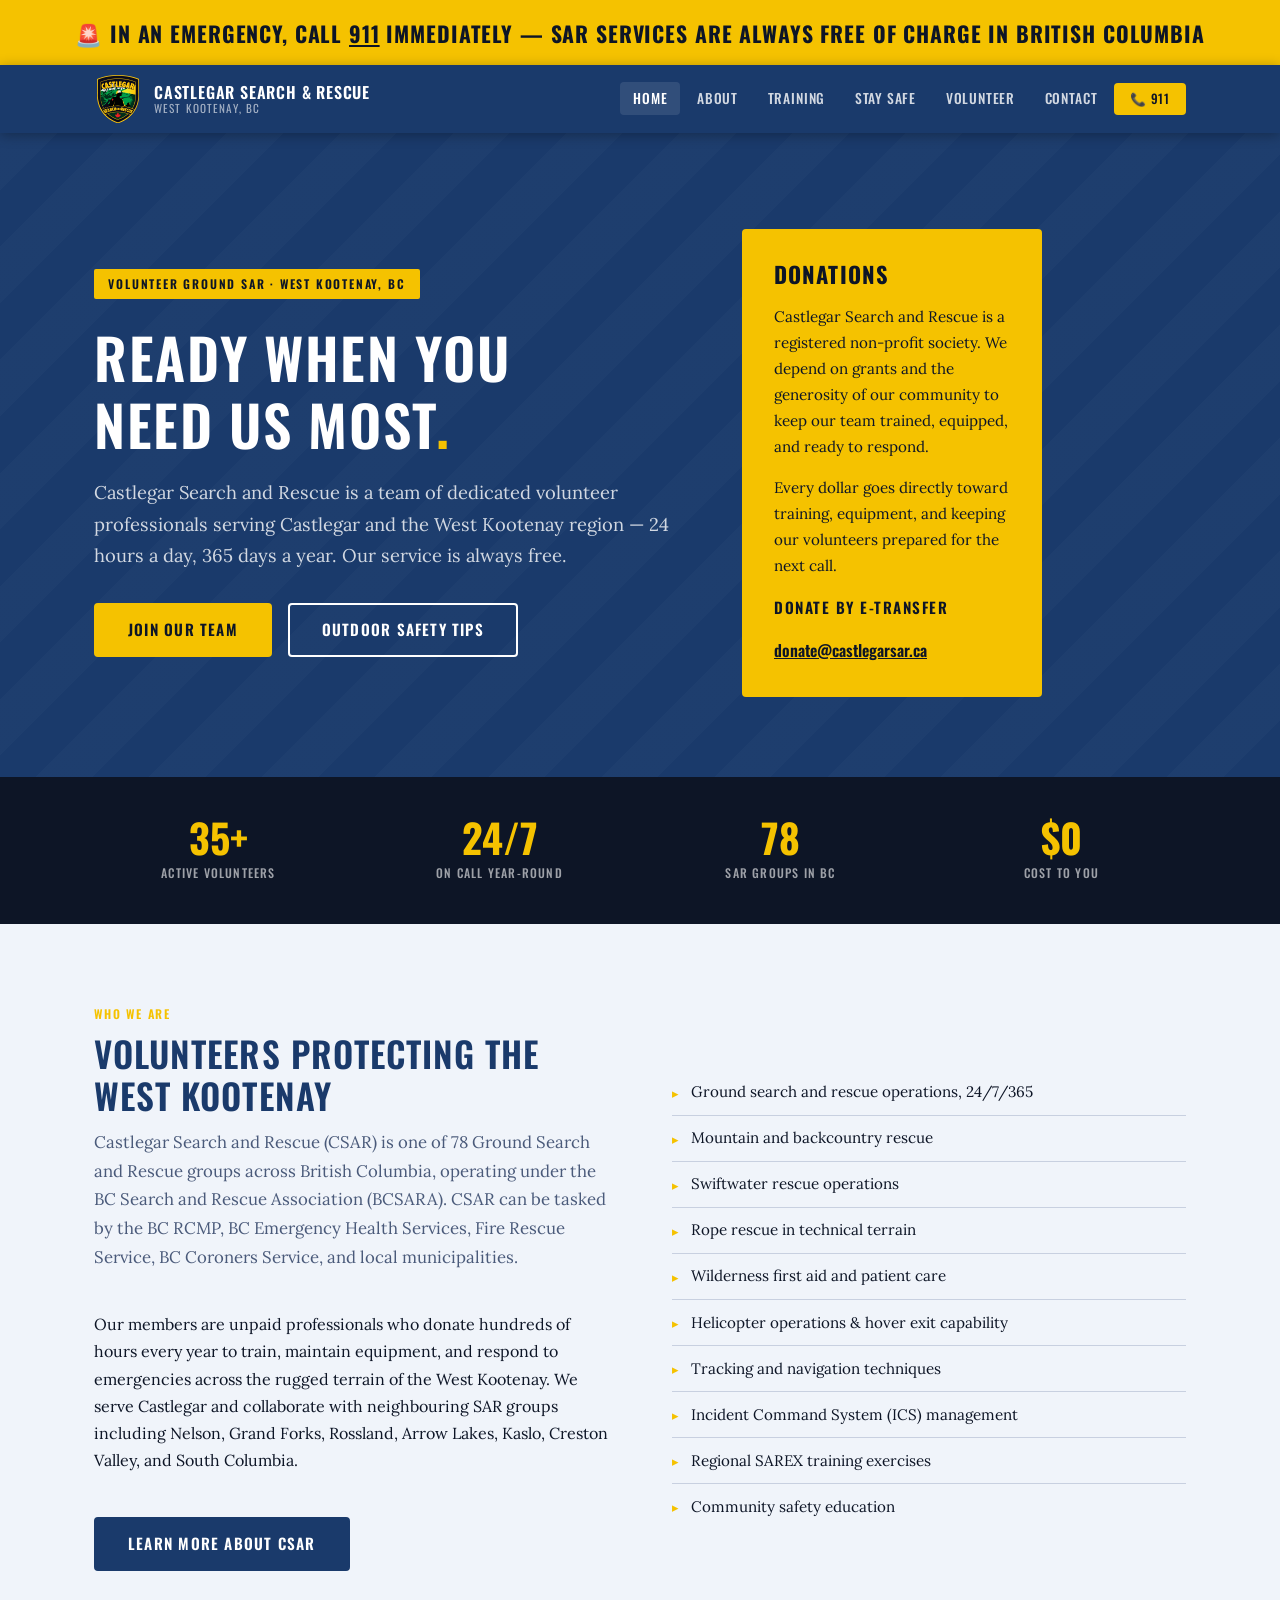
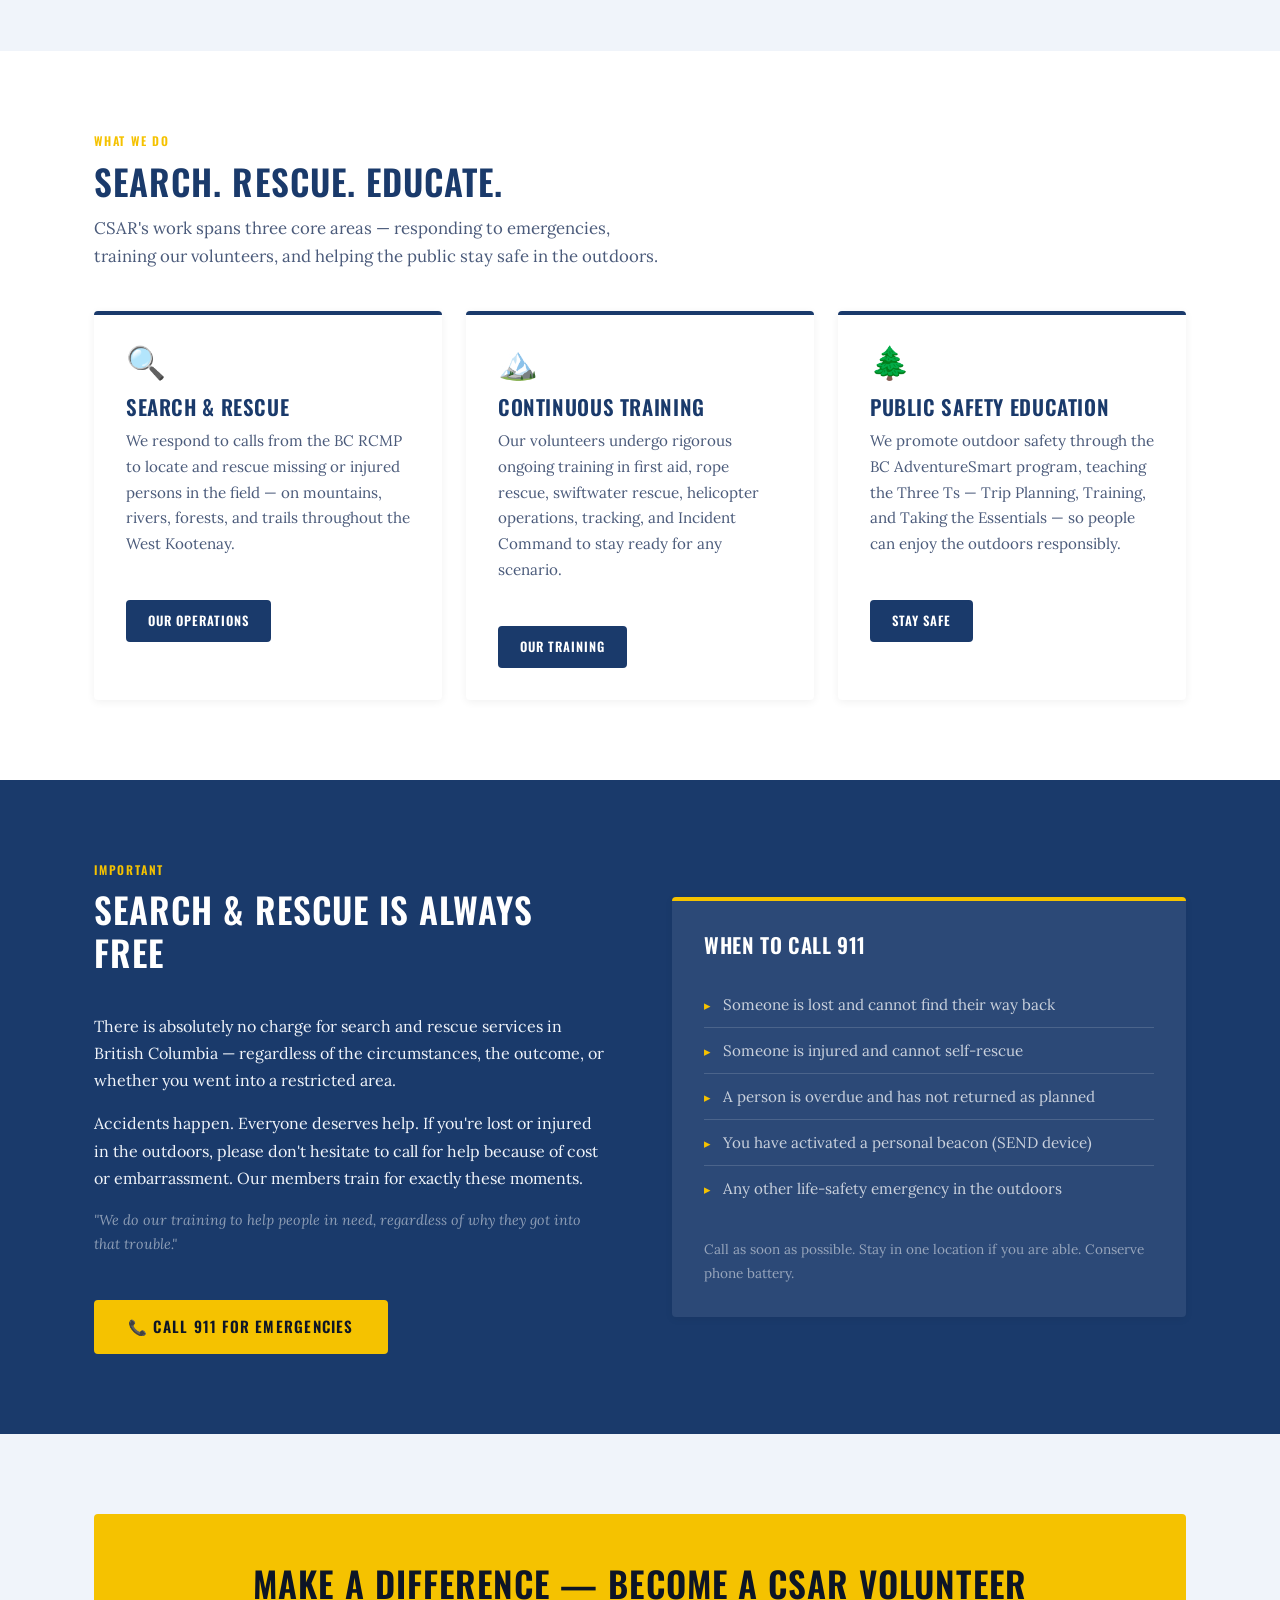
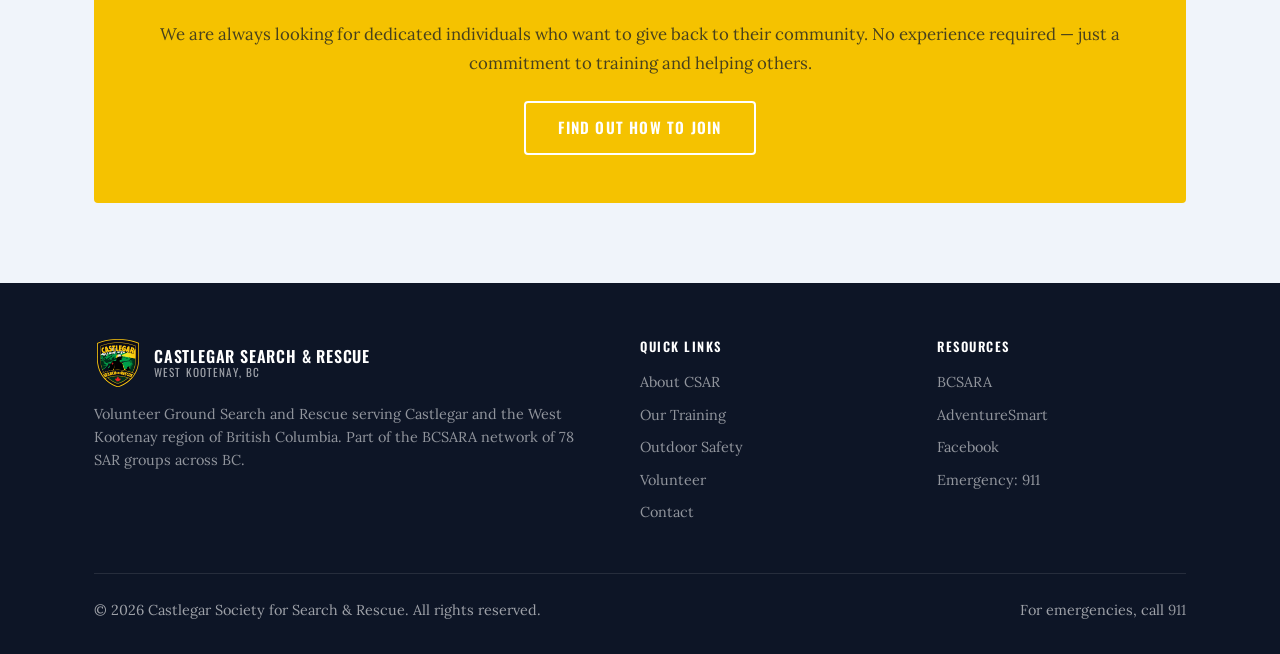
<file: www/index.html>
<!DOCTYPE html>
<html lang="en">
<head>
  <meta charset="UTF-8" />
  <meta name="viewport" content="width=device-width, initial-scale=1.0" />
  <link rel="icon" type="image/svg+xml" href="favicon.svg">
  <title>Castlegar Search and Rescue | West Kootenay, BC</title>
  <meta name="description" content="Castlegar Search and Rescue (CSAR) is a volunteer Ground Search and Rescue group proudly serving the West Kootenay region of British Columbia. Call 911 in an emergency." />
  <link rel="canonical" href="https://castlegarsar.ca/" />
  <meta property="og:type" content="website" />
  <meta property="og:site_name" content="Castlegar Search and Rescue" />
  <meta property="og:url" content="https://castlegarsar.ca/" />
  <meta property="og:title" content="Castlegar Search and Rescue | West Kootenay, BC" />
  <meta property="og:description" content="Castlegar Search and Rescue (CSAR) is a volunteer Ground Search and Rescue group proudly serving the West Kootenay region of British Columbia. Call 911 in an emergency." />
  <link rel="stylesheet" href="css/style.css" />
  <style>
    .fade-in { opacity: 0; transform: translateY(16px); transition: opacity 0.5s ease, transform 0.5s ease; }
    .fade-in.visible { opacity: 1; transform: none; }
  </style>
</head>
<body>

  <!-- Emergency Banner -->
  <div class="emergency-banner">
    🚨 In an emergency, call <a href="tel:911">911</a> immediately — SAR services are always <strong>free of charge</strong> in British Columbia
  </div>

  <!-- Header / Navigation -->
  <header class="site-header">
    <div class="container nav-inner">
      <a href="index.html" class="nav-logo">
        <img src="images/CSARLOGO.png" alt="Castlegar SAR Logo" class="nav-logo-icon">
        <div class="nav-logo-text">
          Castlegar Search &amp; Rescue
          <span>West Kootenay, BC</span>
        </div>
      </a>
      <button class="nav-toggle" aria-label="Toggle navigation" aria-expanded="false">
        <span></span><span></span><span></span>
      </button>
      <ul class="nav-links">
        <li><a href="index.html" class="active">Home</a></li>
        <li><a href="pages/about.html">About</a></li>
        <li><a href="pages/training.html">Training</a></li>
        <li><a href="pages/safety.html">Stay Safe</a></li>
        <li><a href="pages/volunteer.html">Volunteer</a></li>
        <li><a href="pages/contact.html">Contact</a></li>
        <li><a href="tel:911" class="btn--emergency">📞 911</a></li>
      </ul>
    </div>
  </header>

  <main>

    <!-- Hero -->
    <section class="hero">
      <div class="container hero-container">
        <div class="hero-inner">
          <span class="hero-badge">Volunteer Ground SAR · West Kootenay, BC</span>
          <h1>Ready When You<br>Need Us Most<span>.</span></h1>
          <p class="hero-lead">
            Castlegar Search and Rescue is a team of dedicated volunteer professionals serving Castlegar and the West Kootenay region — 24 hours a day, 365 days a year. Our service is always free.
          </p>
          <div class="hero-actions">
            <a href="pages/volunteer.html" class="btn btn--primary">Join Our Team</a>
            <a href="pages/safety.html" class="btn btn--outline">Outdoor Safety Tips</a>
          </div>
        </div>
        <div class="donations-block">
          <h3>Donations</h3>
          <p>Castlegar Search and Rescue is a registered non-profit society. We depend on grants and the generosity of our community to keep our team trained, equipped, and ready to respond.</p>
          <p>Every dollar goes directly toward training, equipment, and keeping our volunteers prepared for the next call.</p>
          <p class="donate-label">Donate by e-Transfer</p>
          <a href="mailto:donate@castlegarsar.ca" class="donate-email">donate@castlegarsar.ca</a>
        </div>
      </div>
    </section>

    <!-- Stats Bar -->
    <div class="stats-bar">
      <div class="container">
        <div class="stats-grid">
          <div>
            <div class="stat-number">35+</div>
            <div class="stat-label">Active Volunteers</div>
          </div>
          <div>
            <div class="stat-number">24/7</div>
            <div class="stat-label">On Call Year-Round</div>
          </div>
          <div>
            <div class="stat-number">78</div>
            <div class="stat-label">SAR Groups in BC</div>
          </div>
          <div>
            <div class="stat-number">$0</div>
            <div class="stat-label">Cost to You</div>
          </div>
        </div>
      </div>
    </div>

    <!-- About Intro -->
    <section class="section">
      <div class="container">
        <div class="two-col">
          <div>
            <div class="section-header">
              <span class="eyebrow">Who We Are</span>
              <h2>Volunteers Protecting the West Kootenay</h2>
              <p>
                Castlegar Search and Rescue (CSAR) is one of 78 Ground Search and Rescue groups across British Columbia, operating under the BC Search and Rescue Association (BCSARA). CSAR can be tasked by the BC RCMP, BC Emergency Health Services, Fire Rescue Service, BC Coroners Service, and local municipalities.
              </p>
            </div>
            <p>
              Our members are unpaid professionals who donate hundreds of hours every year to train, maintain equipment, and respond to emergencies across the rugged terrain of the West Kootenay. We serve Castlegar and collaborate with neighbouring SAR groups including Nelson, Grand Forks, Rossland, Arrow Lakes, Kaslo, Creston Valley, and South Columbia.
            </p>
            <br>
            <a href="pages/about.html" class="btn btn--dark">Learn More About CSAR</a>
          </div>
          <div>
            <ul class="info-list">
              <li>Ground search and rescue operations, 24/7/365</li>
              <li>Mountain and backcountry rescue</li>
              <li>Swiftwater rescue operations</li>
              <li>Rope rescue in technical terrain</li>
              <li>Wilderness first aid and patient care</li>
              <li>Helicopter operations &amp; hover exit capability</li>
              <li>Tracking and navigation techniques</li>
              <li>Incident Command System (ICS) management</li>
              <li>Regional SAREX training exercises</li>
              <li>Community safety education</li>
            </ul>
          </div>
        </div>
      </div>
    </section>

    <!-- Three Pillars -->
    <section class="section section--alt">
      <div class="container">
        <div class="section-header">
          <span class="eyebrow">What We Do</span>
          <h2>Search. Rescue. Educate.</h2>
          <p>CSAR's work spans three core areas — responding to emergencies, training our volunteers, and helping the public stay safe in the outdoors.</p>
        </div>
        <div class="cards-grid">
          <div class="card">
            <div class="card-icon">🔍</div>
            <h3>Search &amp; Rescue</h3>
            <p>We respond to calls from the BC RCMP to locate and rescue missing or injured persons in the field — on mountains, rivers, forests, and trails throughout the West Kootenay.</p>
            <br>
            <a href="pages/about.html" class="btn btn--dark" style="font-size:0.8rem;padding:0.5rem 1.25rem;">Our Operations</a>
          </div>
          <div class="card">
            <div class="card-icon">🏔️</div>
            <h3>Continuous Training</h3>
            <p>Our volunteers undergo rigorous ongoing training in first aid, rope rescue, swiftwater rescue, helicopter operations, tracking, and Incident Command to stay ready for any scenario.</p>
            <br>
            <a href="pages/training.html" class="btn btn--dark" style="font-size:0.8rem;padding:0.5rem 1.25rem;">Our Training</a>
          </div>
          <div class="card">
            <div class="card-icon">🌲</div>
            <h3>Public Safety Education</h3>
            <p>We promote outdoor safety through the BC AdventureSmart program, teaching the Three Ts — Trip Planning, Training, and Taking the Essentials — so people can enjoy the outdoors responsibly.</p>
            <br>
            <a href="pages/safety.html" class="btn btn--dark" style="font-size:0.8rem;padding:0.5rem 1.25rem;">Stay Safe</a>
          </div>
        </div>
      </div>
    </section>

    <!-- No Charge Section -->
    <section class="section section--dark">
      <div class="container">
        <div class="two-col">
          <div>
            <div class="section-header">
              <span class="eyebrow">Important</span>
              <h2>Search &amp; Rescue is Always Free</h2>
            </div>
            <p>
              There is absolutely no charge for search and rescue services in British Columbia — regardless of the circumstances, the outcome, or whether you went into a restricted area.
            </p>
            <p>
              Accidents happen. Everyone deserves help. If you're lost or injured in the outdoors, please don't hesitate to call for help because of cost or embarrassment. Our members train for exactly these moments.
            </p>
            <p style="color:rgba(255,255,255,0.5);font-size:0.9rem;font-style:italic;">
              "We do our training to help people in need, regardless of why they got into that trouble."
            </p>
            <br>
            <a href="tel:911" class="btn btn--primary">📞 Call 911 for Emergencies</a>
          </div>
          <div>
            <div class="card" style="background:rgba(255,255,255,0.08);border-color:var(--color-accent);padding:2rem;">
              <h3 style="color:#fff;margin-bottom:1.5rem;">When to Call 911</h3>
              <ul class="info-list" style="color:rgba(255,255,255,0.75);">
                <li style="border-color:rgba(255,255,255,0.15)">Someone is lost and cannot find their way back</li>
                <li style="border-color:rgba(255,255,255,0.15)">Someone is injured and cannot self-rescue</li>
                <li style="border-color:rgba(255,255,255,0.15)">A person is overdue and has not returned as planned</li>
                <li style="border-color:rgba(255,255,255,0.15)">You have activated a personal beacon (SEND device)</li>
                <li style="border-color:rgba(255,255,255,0.15)">Any other life-safety emergency in the outdoors</li>
              </ul>
              <br>
              <p style="color:rgba(255,255,255,0.5);font-size:0.85rem;">
                Call as soon as possible. Stay in one location if you are able. Conserve phone battery.
              </p>
            </div>
          </div>
        </div>
      </div>
    </section>

    <!-- Volunteer CTA -->
    <section class="section">
      <div class="container">
        <div class="cta-block">
          <h2>Make a Difference — Become a CSAR Volunteer</h2>
          <p>
            We are always looking for dedicated individuals who want to give back to their community. No experience required — just a commitment to training and helping others.
          </p>
          <a href="pages/volunteer.html" class="btn btn--outline">Find Out How to Join</a>
        </div>
      </div>
    </section>

  </main>

  <!-- Footer -->
  <footer class="site-footer">
    <div class="container">
      <div class="footer-grid">
        <div class="footer-brand">
          <a href="index.html" class="nav-logo" style="margin-bottom:1rem;">
            <img src="images/CSARLOGO.png" alt="Castlegar SAR Logo" class="nav-logo-icon">
            <div class="nav-logo-text" style="color:#fff;">
              Castlegar Search &amp; Rescue
              <span>West Kootenay, BC</span>
            </div>
          </a>
          <p>Volunteer Ground Search and Rescue serving Castlegar and the West Kootenay region of British Columbia. Part of the BCSARA network of 78 SAR groups across BC.</p>
        </div>
        <div class="footer-col">
          <h4>Quick Links</h4>
          <ul>
            <li><a href="pages/about.html">About CSAR</a></li>
            <li><a href="pages/training.html">Our Training</a></li>
            <li><a href="pages/safety.html">Outdoor Safety</a></li>
            <li><a href="pages/volunteer.html">Volunteer</a></li>
            <li><a href="pages/contact.html">Contact</a></li>
          </ul>
        </div>
        <div class="footer-col">
          <h4>Resources</h4>
          <ul>
            <li><a href="https://bcsara.com" target="_blank" rel="noopener">BCSARA</a></li>
            <li><a href="https://www.adventuresmart.ca" target="_blank" rel="noopener">AdventureSmart</a></li>
            <li><a href="https://www.facebook.com/CastlegarSAR" target="_blank" rel="noopener">Facebook</a></li>
            <li><a href="tel:911">Emergency: 911</a></li>
          </ul>
        </div>
      </div>
      <div class="footer-bottom">
        <span>© 2026 Castlegar Society for Search &amp; Rescue. All rights reserved.</span>
        <span>For emergencies, call <a href="tel:911">911</a></span>
      </div>
    </div>
  </footer>

  <script src="js/main.js"></script>
</body>
</html>
</file>
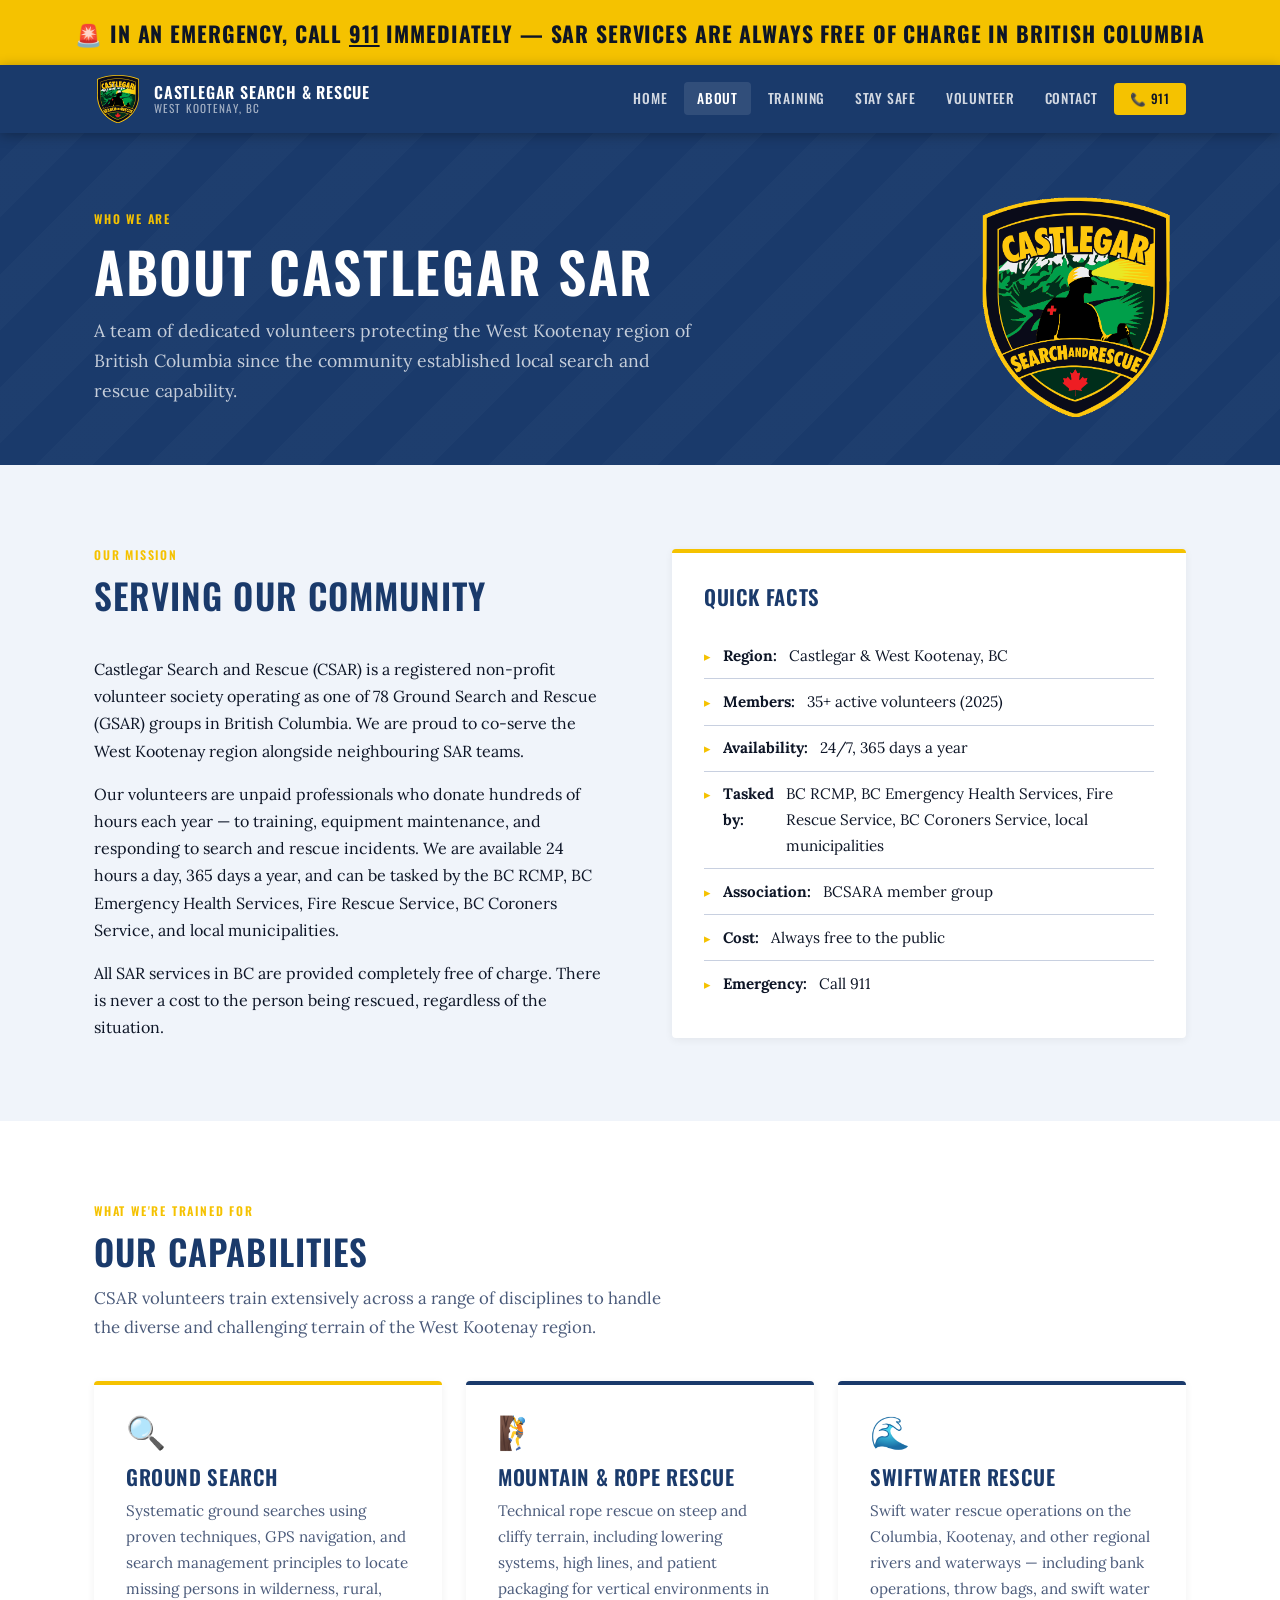
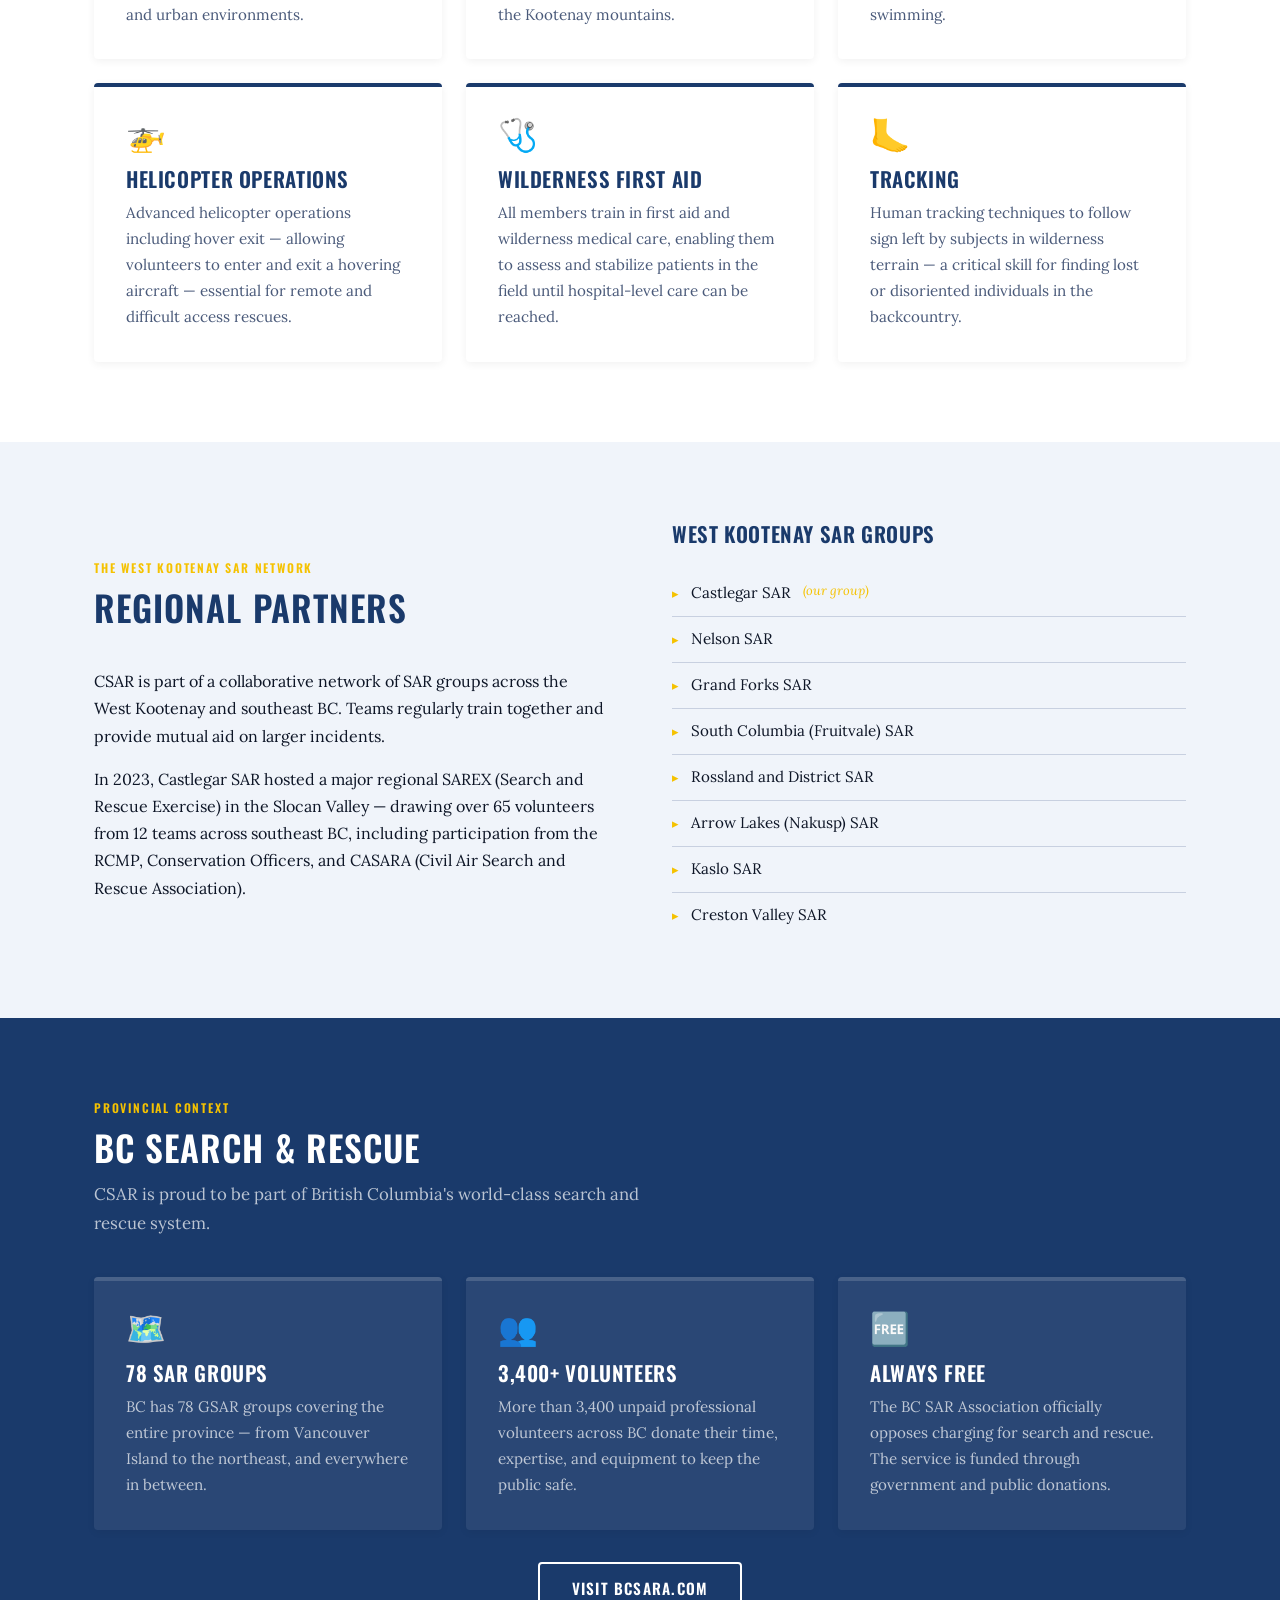
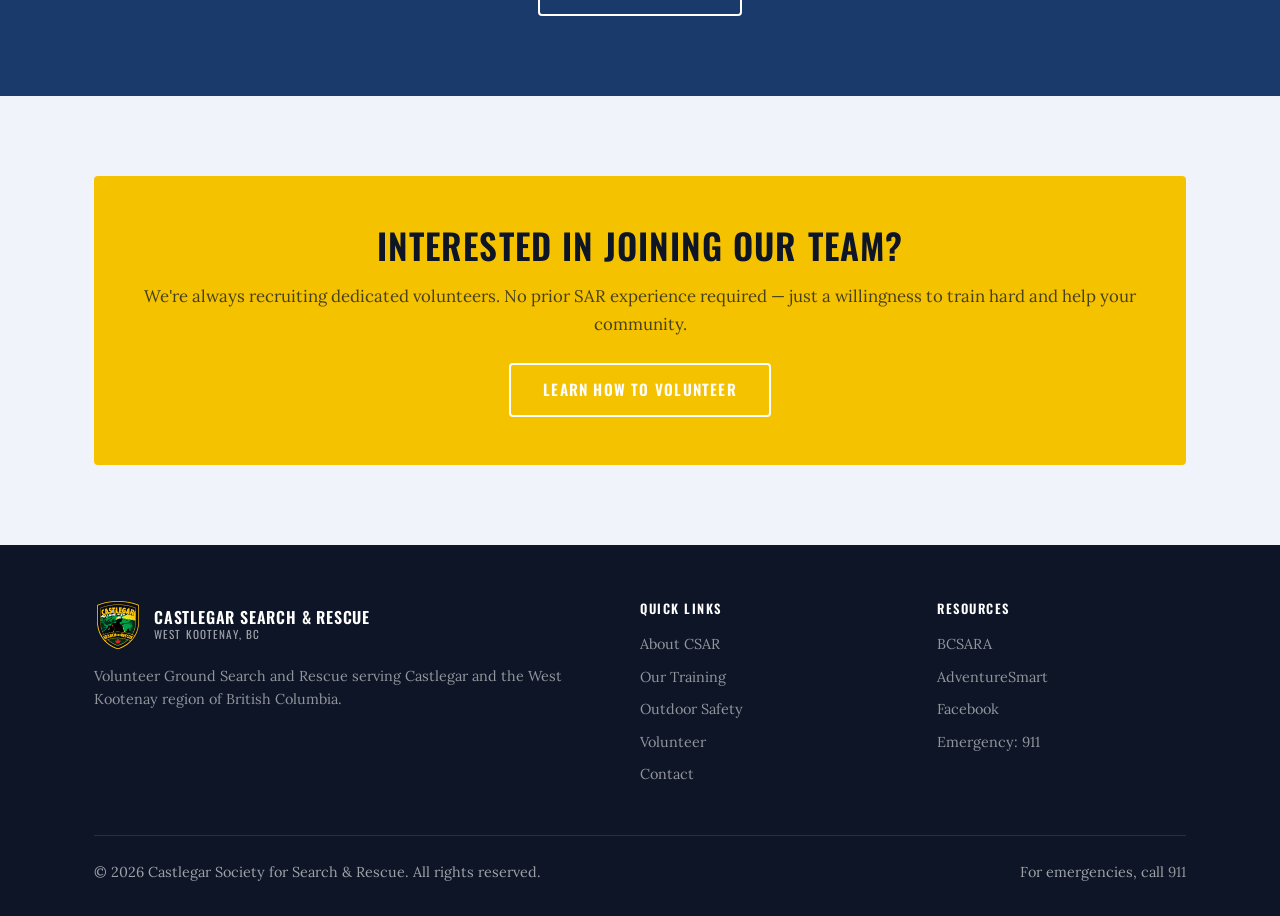
<file: www/pages/about.html>
<!DOCTYPE html>
<html lang="en">
<head>
  <meta charset="UTF-8" />
  <meta name="viewport" content="width=device-width, initial-scale=1.0" />
  <link rel="icon" type="image/svg+xml" href="../favicon.svg">
  <title>About Us | Castlegar Search and Rescue</title>
  <meta name="description" content="Learn about Castlegar Search and Rescue — our mission, history, capabilities, and the West Kootenay region we serve." />
  <link rel="canonical" href="https://castlegarsar.ca/pages/about.html" />
  <meta property="og:type" content="website" />
  <meta property="og:site_name" content="Castlegar Search and Rescue" />
  <meta property="og:url" content="https://castlegarsar.ca/pages/about.html" />
  <meta property="og:title" content="About Us | Castlegar Search and Rescue" />
  <meta property="og:description" content="Learn about Castlegar Search and Rescue — our mission, history, capabilities, and the West Kootenay region we serve." />
  <link rel="stylesheet" href="../css/style.css" />
  <style>
    .fade-in { opacity: 0; transform: translateY(16px); transition: opacity 0.5s ease, transform 0.5s ease; }
    .fade-in.visible { opacity: 1; transform: none; }
  </style>
</head>
<body>

  <div class="emergency-banner">
    🚨 In an emergency, call <a href="tel:911">911</a> immediately — SAR services are always <strong>free of charge</strong> in British Columbia
  </div>

  <header class="site-header">
    <div class="container nav-inner">
      <a href="../index.html" class="nav-logo">
        <img src="../images/CSARLOGO.png" alt="Castlegar SAR Logo" class="nav-logo-icon">
        <div class="nav-logo-text">
          Castlegar Search &amp; Rescue
          <span>West Kootenay, BC</span>
        </div>
      </a>
      <button class="nav-toggle" aria-label="Toggle navigation" aria-expanded="false">
        <span></span><span></span><span></span>
      </button>
      <ul class="nav-links">
        <li><a href="../index.html">Home</a></li>
        <li><a href="about.html" class="active">About</a></li>
        <li><a href="training.html">Training</a></li>
        <li><a href="safety.html">Stay Safe</a></li>
        <li><a href="volunteer.html">Volunteer</a></li>
        <li><a href="contact.html">Contact</a></li>
        <li><a href="tel:911" class="btn--emergency">📞 911</a></li>
      </ul>
    </div>
  </header>

  <main>

    <div class="page-hero">
      <div class="container page-hero-split">
        <div>
          <span class="eyebrow">Who We Are</span>
          <h1>About Castlegar SAR</h1>
          <p>A team of dedicated volunteers protecting the West Kootenay region of British Columbia since the community established local search and rescue capability.</p>
        </div>
        <img src="../images/CSARLOGO.png" alt="Castlegar Search and Rescue Logo" class="page-hero-logo">
      </div>
    </div>

    <!-- Mission -->
    <section class="section">
      <div class="container">
        <div class="two-col">
          <div>
            <div class="section-header">
              <span class="eyebrow">Our Mission</span>
              <h2>Serving Our Community</h2>
            </div>
            <p>
              Castlegar Search and Rescue (CSAR) is a registered non-profit volunteer society operating as one of 78 Ground Search and Rescue (GSAR) groups in British Columbia. We are proud to co-serve the West Kootenay region alongside neighbouring SAR teams.
            </p>
            <p>
              Our volunteers are unpaid professionals who donate hundreds of hours each year — to training, equipment maintenance, and responding to search and rescue incidents. We are available 24 hours a day, 365 days a year, and can be tasked by the BC RCMP, BC Emergency Health Services, Fire Rescue Service, BC Coroners Service, and local municipalities.
            </p>
            <p>
              All SAR services in BC are provided completely free of charge. There is never a cost to the person being rescued, regardless of the situation.
            </p>
          </div>
          <div>
            <div class="card" style="border-top-color:var(--color-accent);">
              <h3 style="color:var(--color-primary);margin-bottom:1.25rem;">Quick Facts</h3>
              <ul class="info-list">
                <li><strong>Region:</strong> Castlegar &amp; West Kootenay, BC</li>
                <li><strong>Members:</strong> 35+ active volunteers (2025)</li>
                <li><strong>Availability:</strong> 24/7, 365 days a year</li>
                <li><strong>Tasked by:</strong> BC RCMP, BC Emergency Health Services, Fire Rescue Service, BC Coroners Service, local municipalities</li>
                <li><strong>Association:</strong> BCSARA member group</li>
                <li><strong>Cost:</strong> Always free to the public</li>
                <li><strong>Emergency:</strong> Call 911</li>
              </ul>
            </div>
          </div>
        </div>
      </div>
    </section>

    <!-- Capabilities -->
    <section class="section section--alt">
      <div class="container">
        <div class="section-header">
          <span class="eyebrow">What We're Trained For</span>
          <h2>Our Capabilities</h2>
          <p>CSAR volunteers train extensively across a range of disciplines to handle the diverse and challenging terrain of the West Kootenay region.</p>
        </div>
        <div class="cards-grid">
          <div class="card card--accent">
            <div class="card-icon">🔍</div>
            <h3>Ground Search</h3>
            <p>Systematic ground searches using proven techniques, GPS navigation, and search management principles to locate missing persons in wilderness, rural, and urban environments.</p>
          </div>
          <div class="card">
            <div class="card-icon">🧗</div>
            <h3>Mountain &amp; Rope Rescue</h3>
            <p>Technical rope rescue on steep and cliffy terrain, including lowering systems, high lines, and patient packaging for vertical environments in the Kootenay mountains.</p>
          </div>
          <div class="card">
            <div class="card-icon">🌊</div>
            <h3>Swiftwater Rescue</h3>
            <p>Swift water rescue operations on the Columbia, Kootenay, and other regional rivers and waterways — including bank operations, throw bags, and swift water swimming.</p>
          </div>
          <div class="card">
            <div class="card-icon">🚁</div>
            <h3>Helicopter Operations</h3>
            <p>Advanced helicopter operations including hover exit — allowing volunteers to enter and exit a hovering aircraft — essential for remote and difficult access rescues.</p>
          </div>
          <div class="card">
            <div class="card-icon">🩺</div>
            <h3>Wilderness First Aid</h3>
            <p>All members train in first aid and wilderness medical care, enabling them to assess and stabilize patients in the field until hospital-level care can be reached.</p>
          </div>
          <div class="card">
            <div class="card-icon">🦶</div>
            <h3>Tracking</h3>
            <p>Human tracking techniques to follow sign left by subjects in wilderness terrain — a critical skill for finding lost or disoriented individuals in the backcountry.</p>
          </div>
        </div>
      </div>
    </section>

    <!-- Regional Partners -->
    <section class="section">
      <div class="container">
        <div class="two-col">
          <div>
            <div class="section-header">
              <span class="eyebrow">The West Kootenay SAR Network</span>
              <h2>Regional Partners</h2>
            </div>
            <p>
              CSAR is part of a collaborative network of SAR groups across the West Kootenay and southeast BC. Teams regularly train together and provide mutual aid on larger incidents.
            </p>
            <p>
              In 2023, Castlegar SAR hosted a major regional SAREX (Search and Rescue Exercise) in the Slocan Valley — drawing over 65 volunteers from 12 teams across southeast BC, including participation from the RCMP, Conservation Officers, and CASARA (Civil Air Search and Rescue Association).
            </p>
          </div>
          <div>
            <h3 style="color:var(--color-primary);margin-bottom:1rem;font-family:'Oswald',sans-serif;letter-spacing:0.03em;text-transform:uppercase;">West Kootenay SAR Groups</h3>
            <ul class="info-list">
              <li>Castlegar SAR <em style="color:var(--color-accent);font-size:0.8rem;">(our group)</em></li>
              <li>Nelson SAR</li>
              <li>Grand Forks SAR</li>
              <li>South Columbia (Fruitvale) SAR</li>
              <li>Rossland and District SAR</li>
              <li>Arrow Lakes (Nakusp) SAR</li>
              <li>Kaslo SAR</li>
              <li>Creston Valley SAR</li>
            </ul>
          </div>
        </div>
      </div>
    </section>

    <!-- BCSARA Context -->
    <section class="section section--dark">
      <div class="container">
        <div class="section-header">
          <span class="eyebrow">Provincial Context</span>
          <h2>BC Search &amp; Rescue</h2>
          <p>CSAR is proud to be part of British Columbia's world-class search and rescue system.</p>
        </div>
        <div class="cards-grid" style="margin-top:2rem;">
          <div class="card" style="background:rgba(255,255,255,0.07);border-color:rgba(255,255,255,0.15);color:#fff;">
            <div class="card-icon">🗺️</div>
            <h3 style="color:#fff;">78 SAR Groups</h3>
            <p style="color:rgba(255,255,255,0.7);">BC has 78 GSAR groups covering the entire province — from Vancouver Island to the northeast, and everywhere in between.</p>
          </div>
          <div class="card" style="background:rgba(255,255,255,0.07);border-color:rgba(255,255,255,0.15);color:#fff;">
            <div class="card-icon">👥</div>
            <h3 style="color:#fff;">3,400+ Volunteers</h3>
            <p style="color:rgba(255,255,255,0.7);">More than 3,400 unpaid professional volunteers across BC donate their time, expertise, and equipment to keep the public safe.</p>
          </div>
          <div class="card" style="background:rgba(255,255,255,0.07);border-color:rgba(255,255,255,0.15);color:#fff;">
            <div class="card-icon">🆓</div>
            <h3 style="color:#fff;">Always Free</h3>
            <p style="color:rgba(255,255,255,0.7);">The BC SAR Association officially opposes charging for search and rescue. The service is funded through government and public donations.</p>
          </div>
        </div>
        <div style="margin-top:2rem;text-align:center;">
          <a href="https://bcsara.com" target="_blank" rel="noopener" class="btn btn--outline">Visit BCSARA.com</a>
        </div>
      </div>
    </section>

    <!-- CTA -->
    <section class="section">
      <div class="container">
        <div class="cta-block">
          <h2>Interested in Joining Our Team?</h2>
          <p>We're always recruiting dedicated volunteers. No prior SAR experience required — just a willingness to train hard and help your community.</p>
          <a href="volunteer.html" class="btn btn--outline">Learn How to Volunteer</a>
        </div>
      </div>
    </section>

  </main>

  <footer class="site-footer">
    <div class="container">
      <div class="footer-grid">
        <div class="footer-brand">
          <a href="../index.html" class="nav-logo" style="margin-bottom:1rem;">
            <img src="../images/CSARLOGO.png" alt="Castlegar SAR Logo" class="nav-logo-icon">
            <div class="nav-logo-text" style="color:#fff;">
              Castlegar Search &amp; Rescue
              <span>West Kootenay, BC</span>
            </div>
          </a>
          <p>Volunteer Ground Search and Rescue serving Castlegar and the West Kootenay region of British Columbia.</p>
        </div>
        <div class="footer-col">
          <h4>Quick Links</h4>
          <ul>
            <li><a href="about.html">About CSAR</a></li>
            <li><a href="training.html">Our Training</a></li>
            <li><a href="safety.html">Outdoor Safety</a></li>
            <li><a href="volunteer.html">Volunteer</a></li>
            <li><a href="contact.html">Contact</a></li>
          </ul>
        </div>
        <div class="footer-col">
          <h4>Resources</h4>
          <ul>
            <li><a href="https://bcsara.com" target="_blank" rel="noopener">BCSARA</a></li>
            <li><a href="https://www.adventuresmart.ca" target="_blank" rel="noopener">AdventureSmart</a></li>
            <li><a href="https://www.facebook.com/CastlegarSAR" target="_blank" rel="noopener">Facebook</a></li>
            <li><a href="tel:911">Emergency: 911</a></li>
          </ul>
        </div>
      </div>
      <div class="footer-bottom">
        <span>© 2026 Castlegar Society for Search &amp; Rescue. All rights reserved.</span>
        <span>For emergencies, call <a href="tel:911">911</a></span>
      </div>
    </div>
  </footer>

  <script src="../js/main.js"></script>
</body>
</html>
</file>
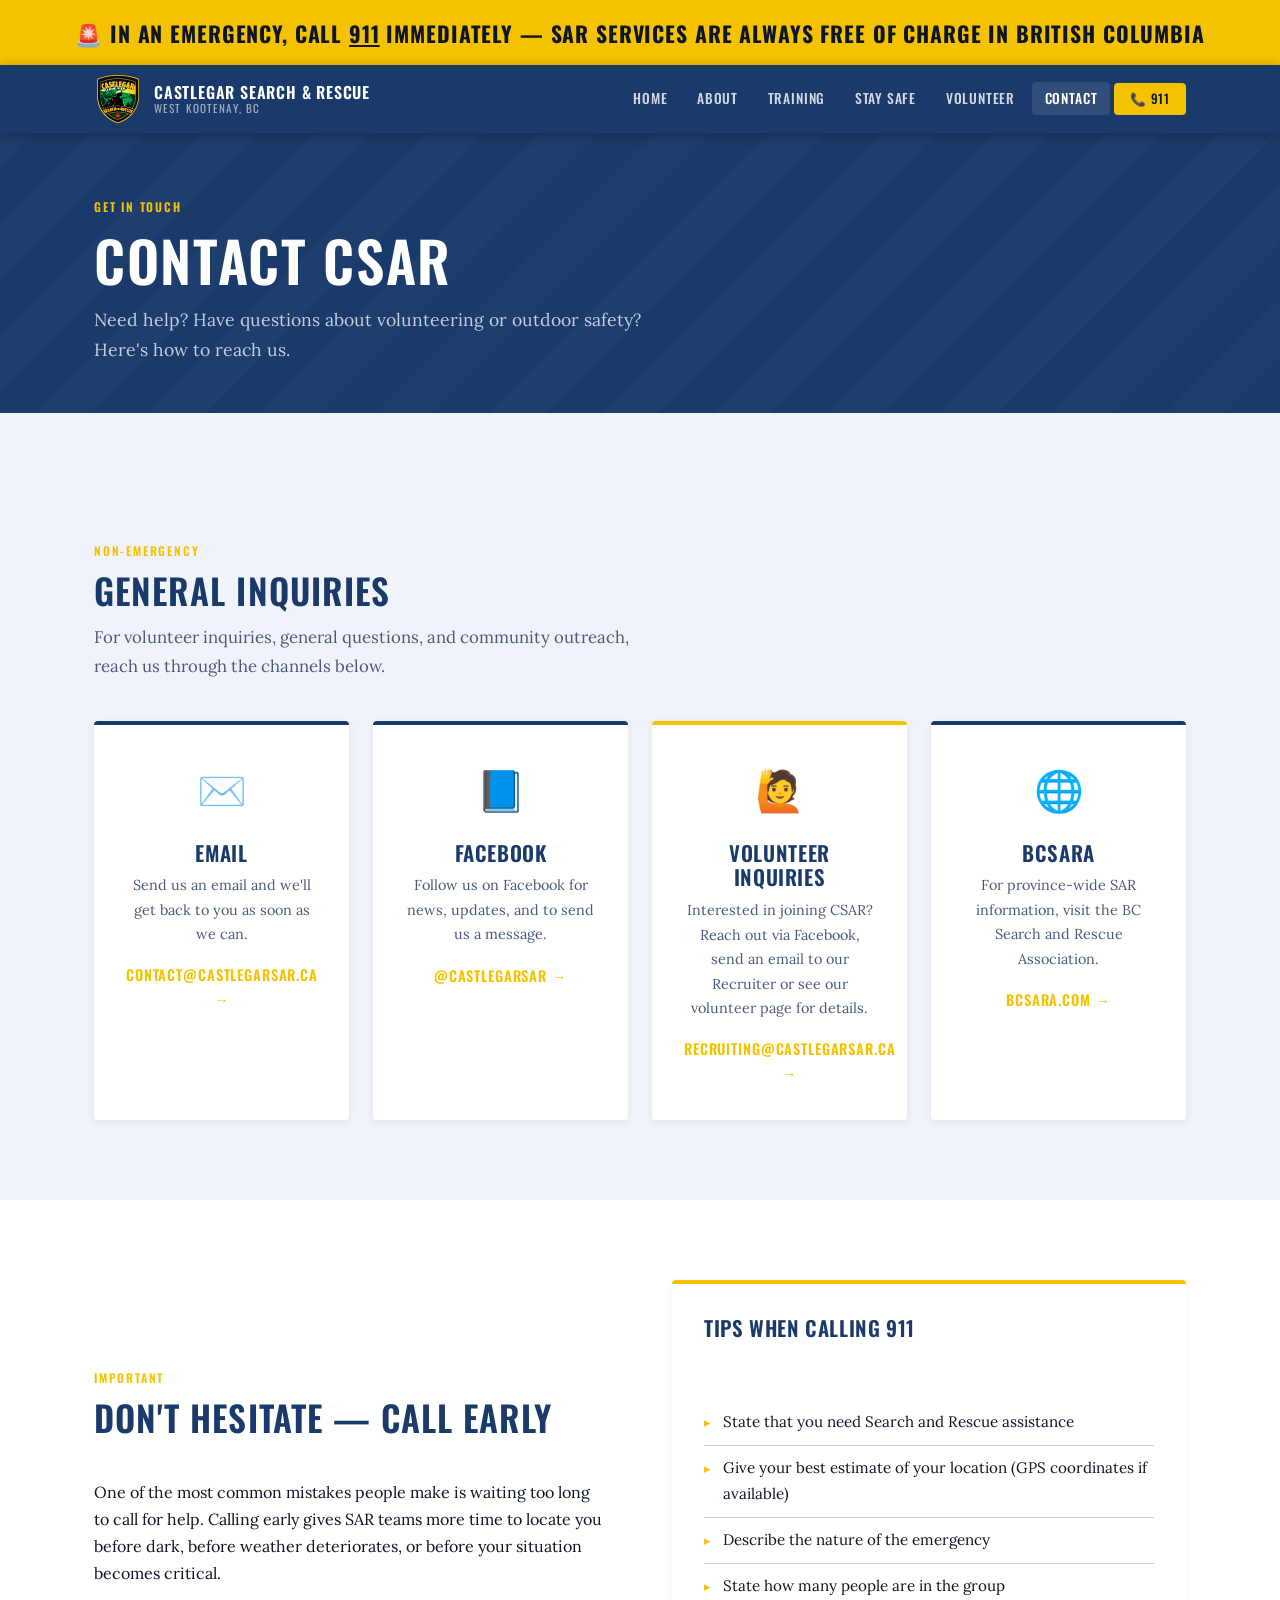
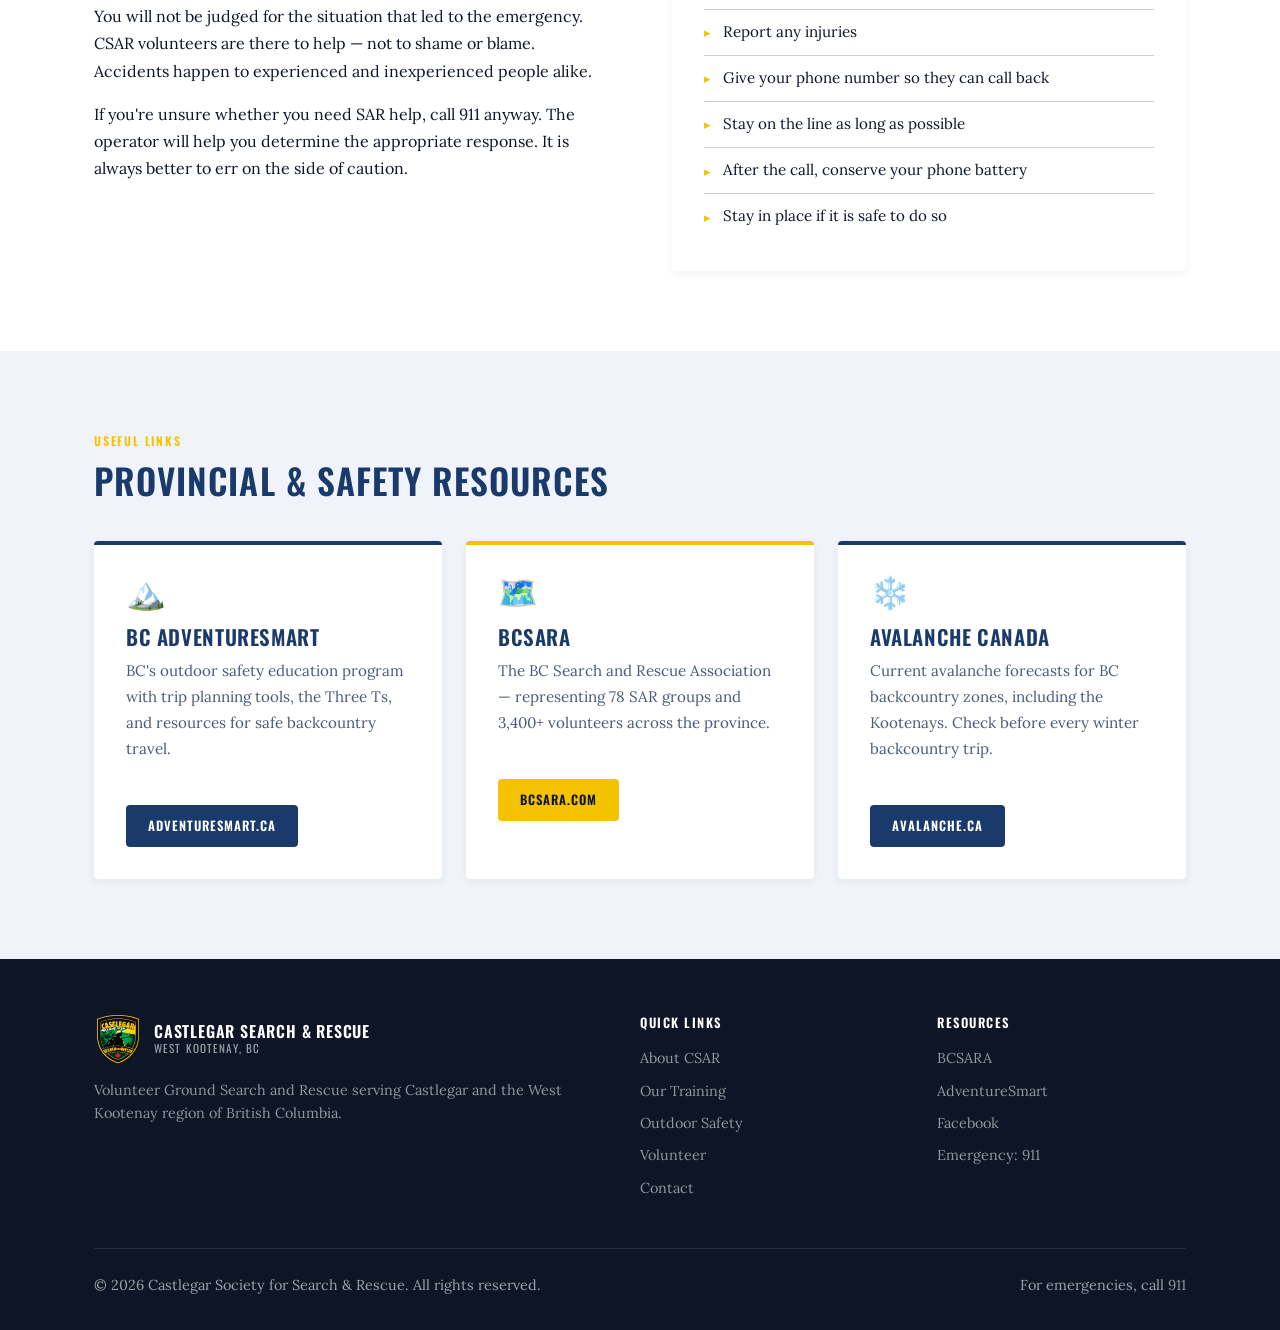
<file: www/pages/contact.html>
<!DOCTYPE html>
<html lang="en">
<head>
  <meta charset="UTF-8" />
  <meta name="viewport" content="width=device-width, initial-scale=1.0" />
  <link rel="icon" type="image/svg+xml" href="../favicon.svg">
  <title>Contact | Castlegar Search and Rescue</title>
  <meta name="description" content="Contact Castlegar Search and Rescue. In an emergency, always call 911. For non-emergency inquiries and volunteer information, email contact@castlegarsar.ca or reach us via Facebook." />
  <link rel="canonical" href="https://castlegarsar.ca/pages/contact.html" />
  <meta property="og:type" content="website" />
  <meta property="og:site_name" content="Castlegar Search and Rescue" />
  <meta property="og:url" content="https://castlegarsar.ca/pages/contact.html" />
  <meta property="og:title" content="Contact | Castlegar Search and Rescue" />
  <meta property="og:description" content="Contact Castlegar Search and Rescue. In an emergency, always call 911. For non-emergency inquiries and volunteer information, email contact@castlegarsar.ca or reach us via Facebook." />
  <link rel="stylesheet" href="../css/style.css" />
  <style>
    .fade-in { opacity: 0; transform: translateY(16px); transition: opacity 0.5s ease, transform 0.5s ease; }
    .fade-in.visible { opacity: 1; transform: none; }
    .emergency-card {
      background: var(--color-accent);
      color: #fff;
      border-radius: var(--radius);
      padding: 3rem;
      text-align: center;
      margin-bottom: 2rem;
    }
    .emergency-card h2 { color:#fff; font-size:clamp(1.8rem,4vw,3rem); margin-bottom:0.5rem; }
    .emergency-card p { color:rgba(255,255,255,0.85); font-size:1.1rem; margin-bottom:1.5rem; }
    .emergency-number {
      font-family: var(--font-heading);
      font-size: clamp(3rem, 8vw, 6rem);
      font-weight: 700;
      color: #fff;
      line-height: 1;
      letter-spacing: 0.05em;
      display: block;
      margin: 0.5rem 0 1.5rem;
    }
    .contact-grid { display:grid; grid-template-columns:repeat(auto-fit,minmax(240px,1fr)); gap:1.5rem; margin-top:2rem; }
    .contact-tile {
      background: var(--color-white);
      border-radius: var(--radius);
      padding: 2rem;
      text-align: center;
      border-top: 4px solid var(--color-primary);
      box-shadow: 0 2px 8px rgba(0,0,0,0.06);
    }
    .contact-tile .icon { font-size: 2.5rem; margin-bottom: 1rem; }
    .contact-tile h3 { color:var(--color-primary); margin-bottom: 0.5rem; }
    .contact-tile p { font-size:0.9rem; color:var(--color-mid); margin-bottom: 1rem; }
    .contact-tile a.contact-link {
      display:inline-block;
      font-family:var(--font-heading);
      font-weight:600;
      font-size:0.9rem;
      letter-spacing:0.06em;
      text-transform:uppercase;
      color:var(--color-accent);
      transition:var(--transition);
    }
    .contact-tile a.contact-link:hover { color:var(--color-primary); }
  </style>
</head>
<body>

  <div class="emergency-banner">
    🚨 In an emergency, call <a href="tel:911">911</a> immediately — SAR services are always <strong>free of charge</strong> in British Columbia
  </div>

  <header class="site-header">
    <div class="container nav-inner">
      <a href="../index.html" class="nav-logo">
        <img src="../images/CSARLOGO.png" alt="Castlegar SAR Logo" class="nav-logo-icon">
        <div class="nav-logo-text">
          Castlegar Search &amp; Rescue
          <span>West Kootenay, BC</span>
        </div>
      </a>
      <button class="nav-toggle" aria-label="Toggle navigation" aria-expanded="false">
        <span></span><span></span><span></span>
      </button>
      <ul class="nav-links">
        <li><a href="../index.html">Home</a></li>
        <li><a href="about.html">About</a></li>
        <li><a href="training.html">Training</a></li>
        <li><a href="safety.html">Stay Safe</a></li>
        <li><a href="volunteer.html">Volunteer</a></li>
        <li><a href="contact.html" class="active">Contact</a></li>
        <li><a href="tel:911" class="btn--emergency">📞 911</a></li>
      </ul>
    </div>
  </header>

  <main>

    <div class="page-hero">
      <div class="container">
        <span class="eyebrow">Get In Touch</span>
        <h1>Contact CSAR</h1>
        <p>Need help? Have questions about volunteering or outdoor safety? Here's how to reach us.</p>
      </div>
    </div>

    <section class="section">
      <div class="container">

        <!-- Non-emergency contacts -->
        <div class="section-header section-header--top">
          <span class="eyebrow">Non-Emergency</span>
          <h2>General Inquiries</h2>
          <p>For volunteer inquiries, general questions, and community outreach, reach us through the channels below.</p>
        </div>

        <div class="contact-grid">
          <div class="contact-tile">
            <div class="icon">✉️</div>
            <h3>Email</h3>
            <p>Send us an email and we'll get back to you as soon as we can.</p>
            <a href="mailto:contact@castlegarsar.ca" class="contact-link">contact@castlegarsar.ca →</a>
          </div>
          <div class="contact-tile">
            <div class="icon">📘</div>
            <h3>Facebook</h3>
            <p>Follow us on Facebook for news, updates, and to send us a message.</p>
            <a href="https://www.facebook.com/CastlegarSAR" target="_blank" rel="noopener" class="contact-link">@CastlegarSAR →</a>
          </div>
          <div class="contact-tile" style="border-top-color:var(--color-accent);">
            <div class="icon">🙋</div>
            <h3>Volunteer Inquiries</h3>
            <p>Interested in joining CSAR? Reach out via Facebook, send an email to our Recruiter or see our volunteer page for details.</p>
            <a href="mailto:recruiting@castlegarsar.ca" class="contact-link">recruiting@castlegarsar.ca →</a>
          </div>
          <div class="contact-tile">
            <div class="icon">🌐</div>
            <h3>BCSARA</h3>
            <p>For province-wide SAR information, visit the BC Search and Rescue Association.</p>
            <a href="https://bcsara.com" target="_blank" rel="noopener" class="contact-link">bcsara.com →</a>
          </div>
        </div>

      </div>
    </section>

    <!-- When to call 911 -->
    <section class="section section--alt">
      <div class="container">
        <div class="two-col">
          <div>
            <div class="section-header">
              <span class="eyebrow">Important</span>
              <h2>Don't Hesitate — Call Early</h2>
            </div>
            <p>
              One of the most common mistakes people make is waiting too long to call for help. Calling early gives SAR teams more time to locate you before dark, before weather deteriorates, or before your situation becomes critical.
            </p>
            <p>
              You will not be judged for the situation that led to the emergency. CSAR volunteers are there to help — not to shame or blame. Accidents happen to experienced and inexperienced people alike.
            </p>
            <p>
              If you're unsure whether you need SAR help, call 911 anyway. The operator will help you determine the appropriate response. It is always better to err on the side of caution.
            </p>
          </div>
          <div>
            <div class="card card--accent">
              <h3 style="color:var(--color-primary);">Tips When Calling 911</h3>
              <br>
              <ul class="info-list">
                <li>State that you need Search and Rescue assistance</li>
                <li>Give your best estimate of your location (GPS coordinates if available)</li>
                <li>Describe the nature of the emergency</li>
                <li>State how many people are in the group</li>
                <li>Report any injuries</li>
                <li>Give your phone number so they can call back</li>
                <li>Stay on the line as long as possible</li>
                <li>After the call, conserve your phone battery</li>
                <li>Stay in place if it is safe to do so</li>
              </ul>
            </div>
          </div>
        </div>
      </div>
    </section>

    <!-- Links Section -->
    <section class="section">
      <div class="container">
        <div class="section-header">
          <span class="eyebrow">Useful Links</span>
          <h2>Provincial &amp; Safety Resources</h2>
        </div>
        <div class="cards-grid">
          <div class="card">
            <div class="card-icon">🏔️</div>
            <h3>BC AdventureSmart</h3>
            <p>BC's outdoor safety education program with trip planning tools, the Three Ts, and resources for safe backcountry travel.</p>
            <br>
            <a href="https://www.adventuresmart.ca" target="_blank" rel="noopener" class="btn btn--dark" style="font-size:0.8rem;padding:0.5rem 1.25rem;">adventuresmart.ca</a>
          </div>
          <div class="card card--accent">
            <div class="card-icon">🗺️</div>
            <h3>BCSARA</h3>
            <p>The BC Search and Rescue Association — representing 78 SAR groups and 3,400+ volunteers across the province.</p>
            <br>
            <a href="https://bcsara.com" target="_blank" rel="noopener" class="btn btn--primary" style="font-size:0.8rem;padding:0.5rem 1.25rem;">bcsara.com</a>
          </div>
          <div class="card">
            <div class="card-icon">❄️</div>
            <h3>Avalanche Canada</h3>
            <p>Current avalanche forecasts for BC backcountry zones, including the Kootenays. Check before every winter backcountry trip.</p>
            <br>
            <a href="https://www.avalanche.ca" target="_blank" rel="noopener" class="btn btn--dark" style="font-size:0.8rem;padding:0.5rem 1.25rem;">avalanche.ca</a>
          </div>
        </div>
      </div>
    </section>

  </main>

  <footer class="site-footer">
    <div class="container">
      <div class="footer-grid">
        <div class="footer-brand">
          <a href="../index.html" class="nav-logo" style="margin-bottom:1rem;">
            <img src="../images/CSARLOGO.png" alt="Castlegar SAR Logo" class="nav-logo-icon">
            <div class="nav-logo-text" style="color:#fff;">
              Castlegar Search &amp; Rescue
              <span>West Kootenay, BC</span>
            </div>
          </a>
          <p>Volunteer Ground Search and Rescue serving Castlegar and the West Kootenay region of British Columbia.</p>
        </div>
        <div class="footer-col">
          <h4>Quick Links</h4>
          <ul>
            <li><a href="about.html">About CSAR</a></li>
            <li><a href="training.html">Our Training</a></li>
            <li><a href="safety.html">Outdoor Safety</a></li>
            <li><a href="volunteer.html">Volunteer</a></li>
            <li><a href="contact.html">Contact</a></li>
          </ul>
        </div>
        <div class="footer-col">
          <h4>Resources</h4>
          <ul>
            <li><a href="https://bcsara.com" target="_blank" rel="noopener">BCSARA</a></li>
            <li><a href="https://www.adventuresmart.ca" target="_blank" rel="noopener">AdventureSmart</a></li>
            <li><a href="https://www.facebook.com/CastlegarSAR" target="_blank" rel="noopener">Facebook</a></li>
            <li><a href="tel:911">Emergency: 911</a></li>
          </ul>
        </div>
      </div>
      <div class="footer-bottom">
        <span>© 2026 Castlegar Society for Search &amp; Rescue. All rights reserved.</span>
        <span>For emergencies, call <a href="tel:911">911</a></span>
      </div>
    </div>
  </footer>

  <script src="../js/main.js"></script>
</body>
</html>
</file>
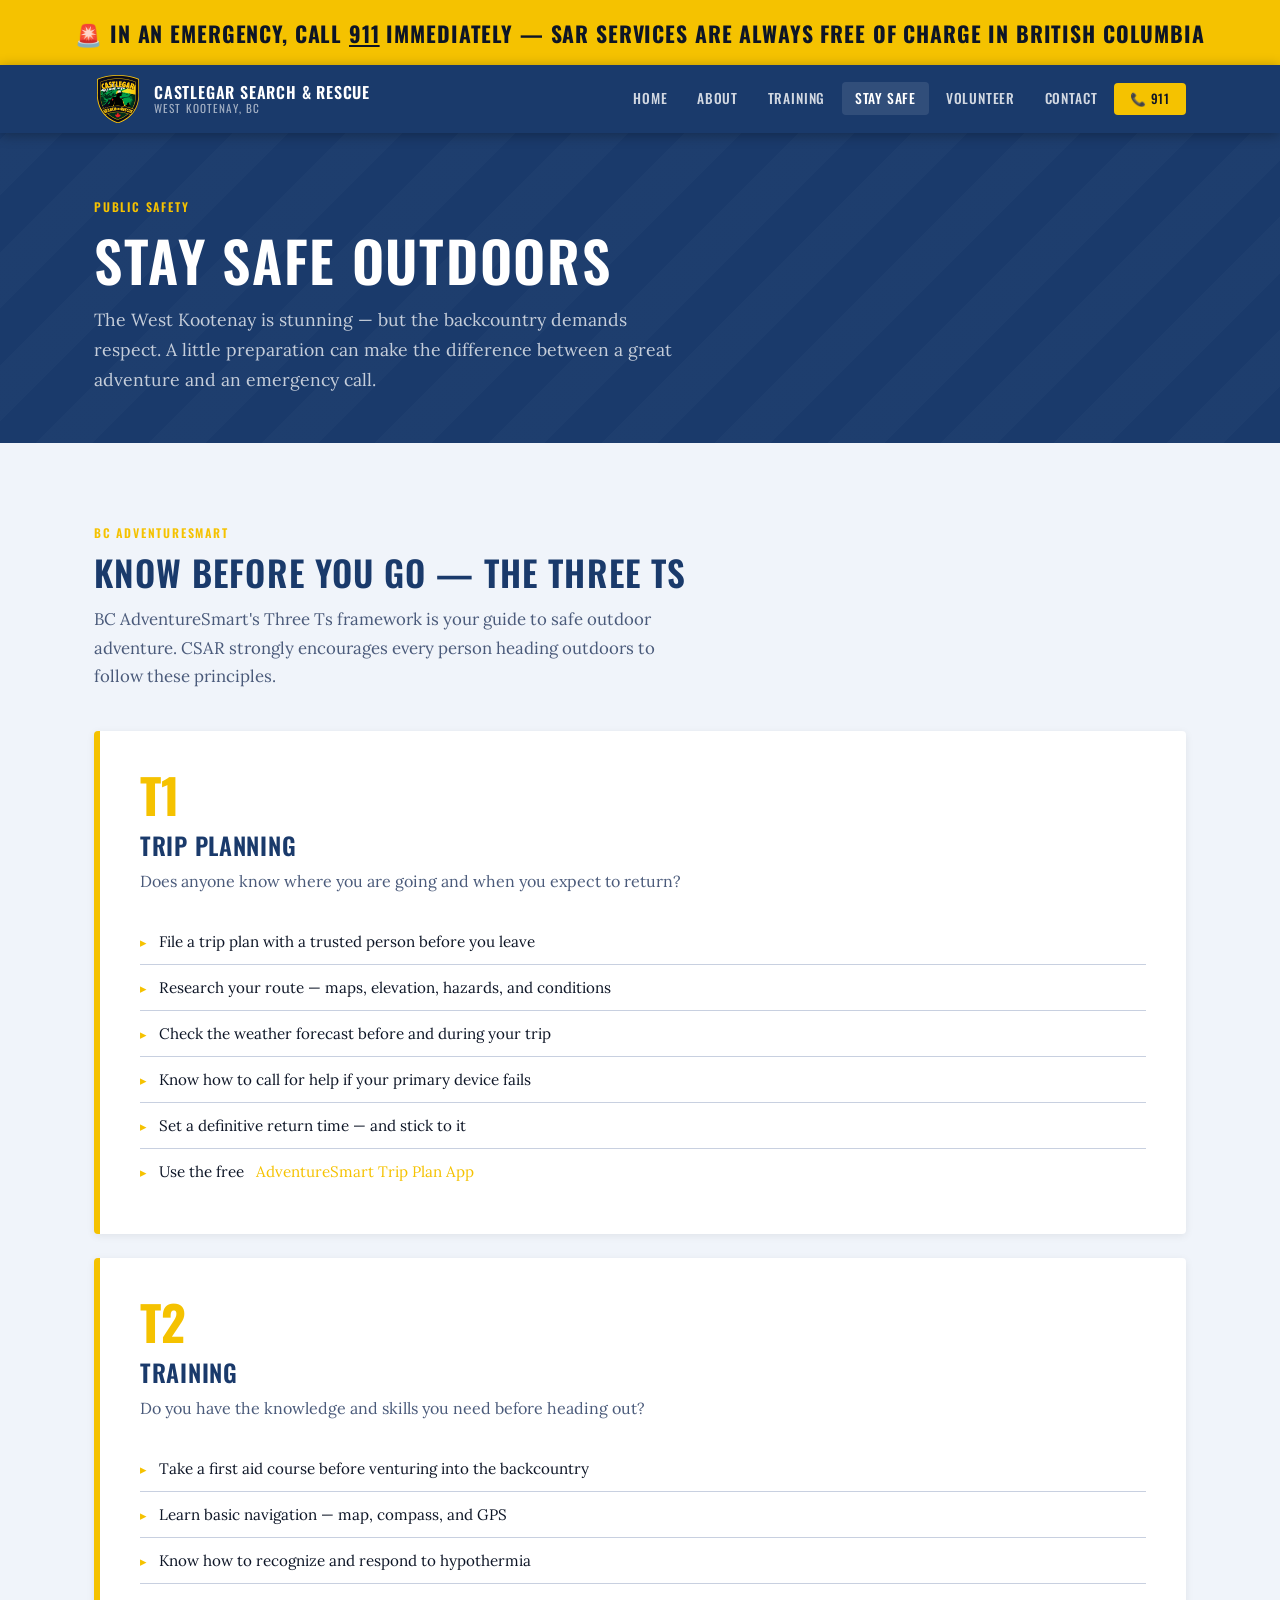
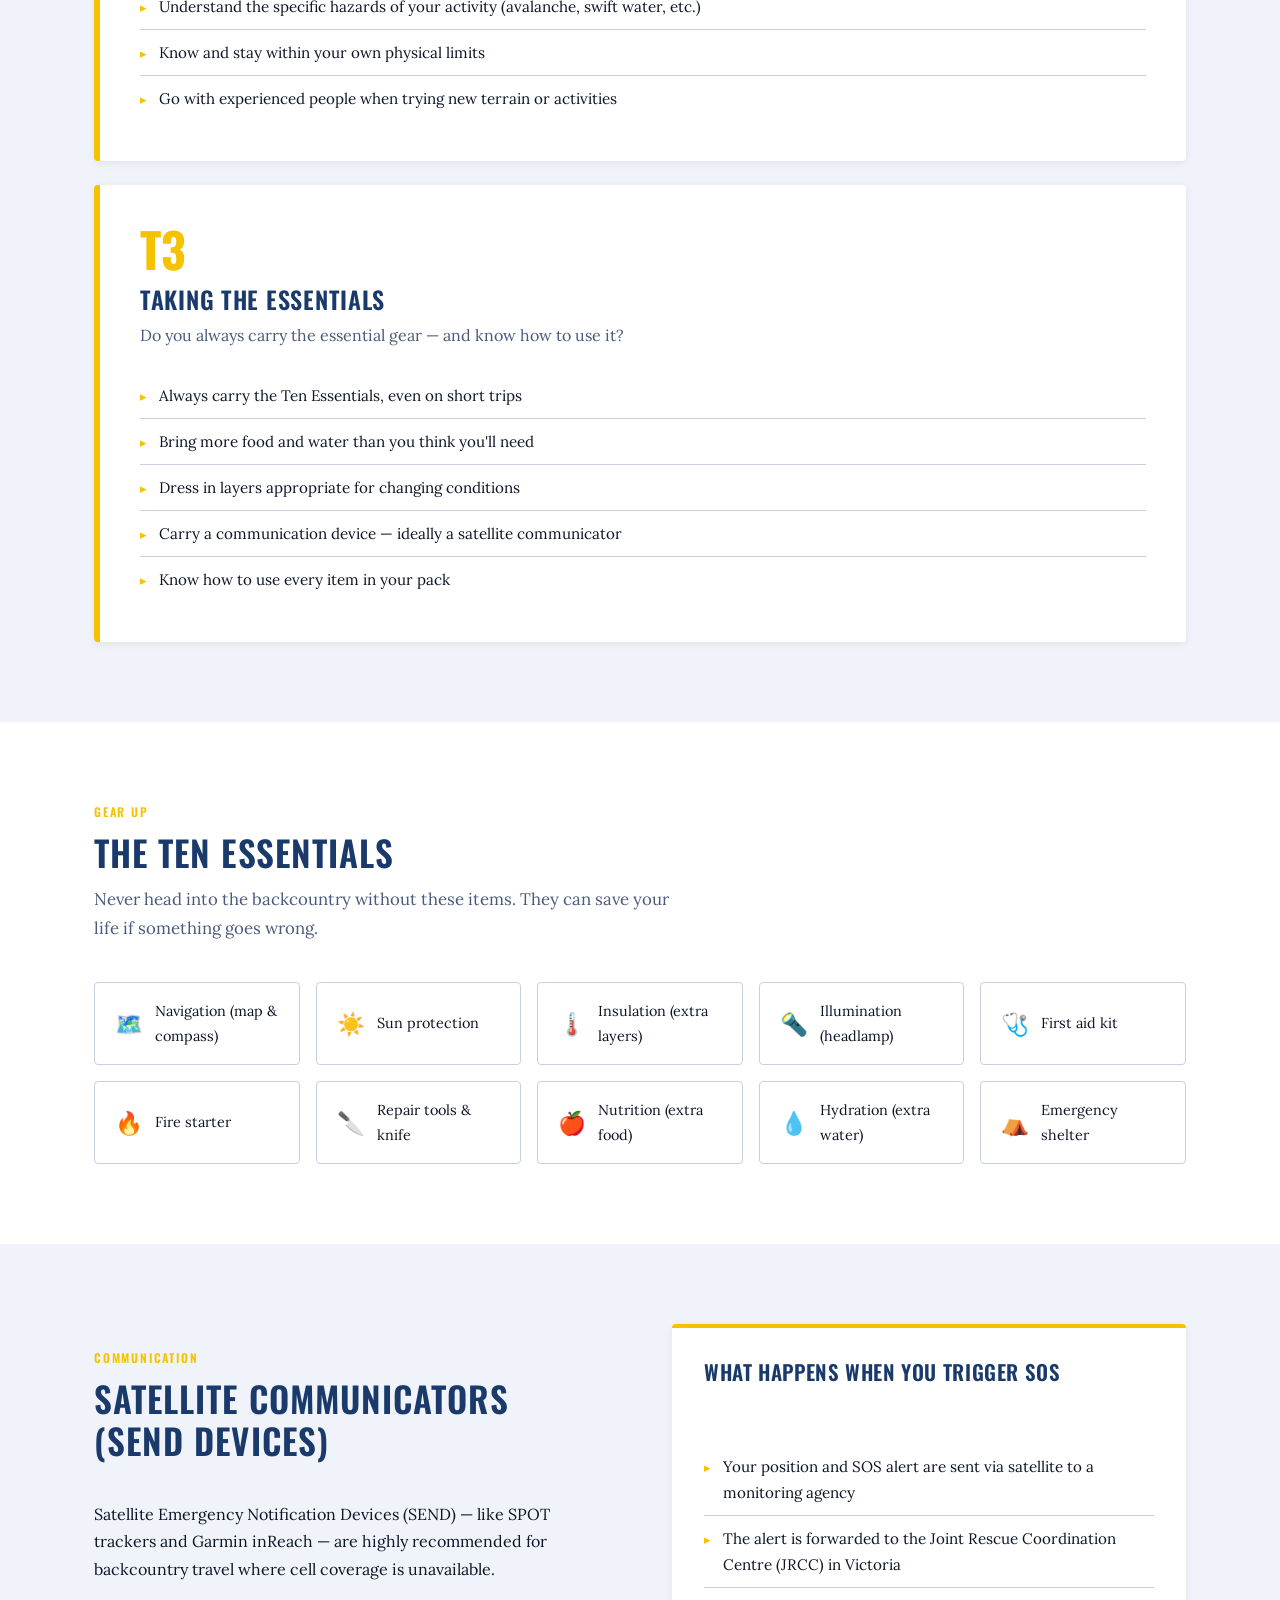
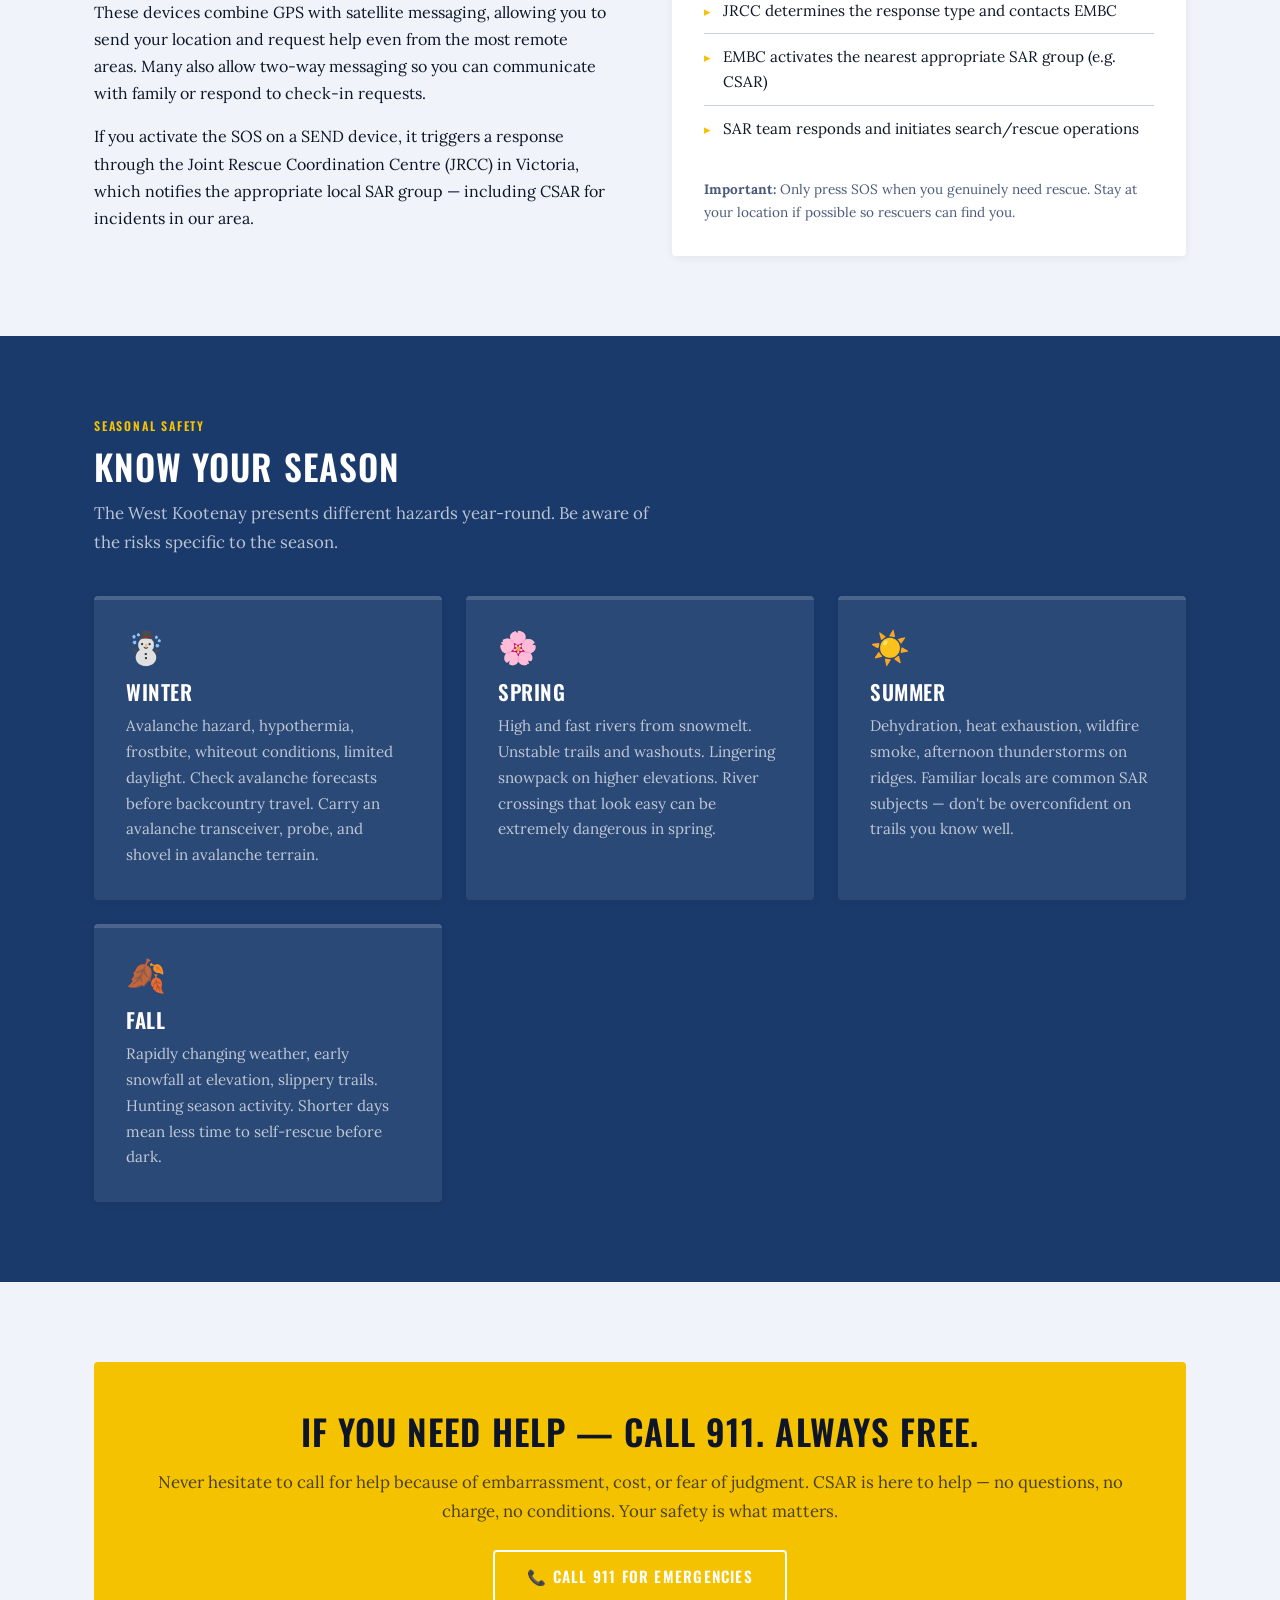
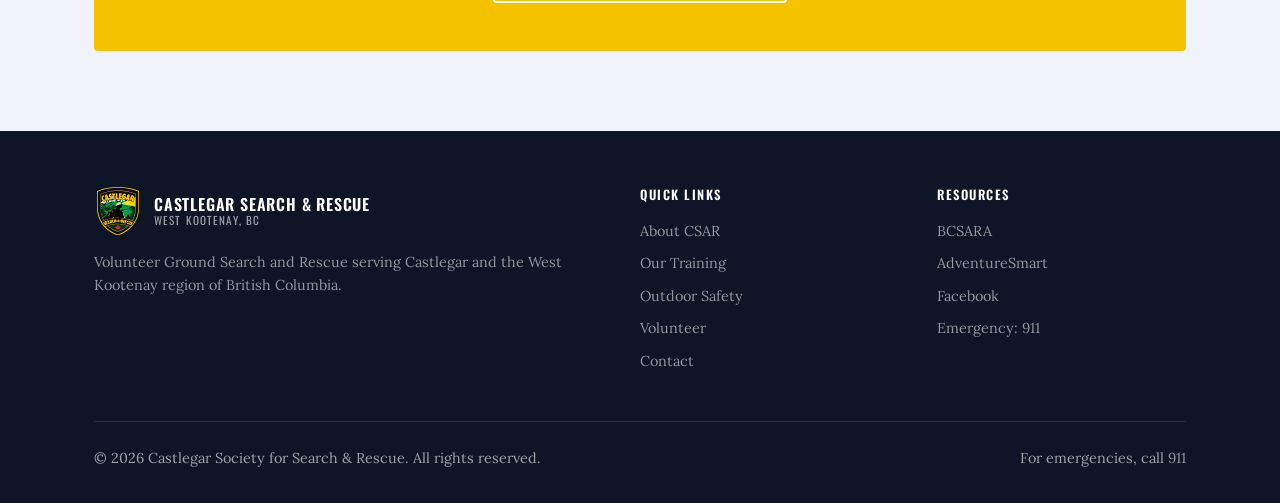
<file: www/pages/safety.html>
<!DOCTYPE html>
<html lang="en">
<head>
  <meta charset="UTF-8" />
  <meta name="viewport" content="width=device-width, initial-scale=1.0" />
  <link rel="icon" type="image/svg+xml" href="../favicon.svg">
  <title>Outdoor Safety | Castlegar Search and Rescue</title>
  <meta name="description" content="Outdoor safety tips from Castlegar Search and Rescue. Learn the Three Ts — Trip Planning, Training, and Taking the Essentials — before heading into the West Kootenay backcountry." />
  <link rel="canonical" href="https://castlegarsar.ca/pages/safety.html" />
  <meta property="og:type" content="website" />
  <meta property="og:site_name" content="Castlegar Search and Rescue" />
  <meta property="og:url" content="https://castlegarsar.ca/pages/safety.html" />
  <meta property="og:title" content="Outdoor Safety | Castlegar Search and Rescue" />
  <meta property="og:description" content="Outdoor safety tips from Castlegar Search and Rescue. Learn the Three Ts — Trip Planning, Training, and Taking the Essentials — before heading into the West Kootenay backcountry." />
  <link rel="stylesheet" href="../css/style.css" />
  <style>
    .fade-in { opacity: 0; transform: translateY(16px); transition: opacity 0.5s ease, transform 0.5s ease; }
    .fade-in.visible { opacity: 1; transform: none; }
  </style>
</head>
<body>

  <div class="emergency-banner">
    🚨 In an emergency, call <a href="tel:911">911</a> immediately — SAR services are always <strong>free of charge</strong> in British Columbia
  </div>

  <header class="site-header">
    <div class="container nav-inner">
      <a href="../index.html" class="nav-logo">
        <img src="../images/CSARLOGO.png" alt="Castlegar SAR Logo" class="nav-logo-icon">
        <div class="nav-logo-text">
          Castlegar Search &amp; Rescue
          <span>West Kootenay, BC</span>
        </div>
      </a>
      <button class="nav-toggle" aria-label="Toggle navigation" aria-expanded="false">
        <span></span><span></span><span></span>
      </button>
      <ul class="nav-links">
        <li><a href="../index.html">Home</a></li>
        <li><a href="about.html">About</a></li>
        <li><a href="training.html">Training</a></li>
        <li><a href="safety.html" class="active">Stay Safe</a></li>
        <li><a href="volunteer.html">Volunteer</a></li>
        <li><a href="contact.html">Contact</a></li>
        <li><a href="tel:911" class="btn--emergency">📞 911</a></li>
      </ul>
    </div>
  </header>

  <main>

    <div class="page-hero">
      <div class="container">
        <span class="eyebrow">Public Safety</span>
        <h1>Stay Safe Outdoors</h1>
        <p>The West Kootenay is stunning — but the backcountry demands respect. A little preparation can make the difference between a great adventure and an emergency call.</p>
      </div>
    </div>

    <!-- Intro -->
    <section class="section">
      <div class="container">
        <div class="section-header">
          <span class="eyebrow">BC AdventureSmart</span>
          <h2>Know Before You Go — The Three Ts</h2>
          <p>
            BC AdventureSmart's Three Ts framework is your guide to safe outdoor adventure. CSAR strongly encourages every person heading outdoors to follow these principles.
          </p>
        </div>

        <div class="three-t-grid">
          <div class="three-t">
            <div class="t-number">T1</div>
            <h3>Trip Planning</h3>
            <p style="color:var(--color-mid);margin-bottom:1rem;">Does anyone know where you are going and when you expect to return?</p>
            <ul class="info-list">
              <li>File a trip plan with a trusted person before you leave</li>
              <li>Research your route — maps, elevation, hazards, and conditions</li>
              <li>Check the weather forecast before and during your trip</li>
              <li>Know how to call for help if your primary device fails</li>
              <li>Set a definitive return time — and stick to it</li>
              <li>Use the free <a href="https://www.adventuresmart.ca" target="_blank" rel="noopener" style="color:var(--color-accent)">AdventureSmart Trip Plan App</a></li>
            </ul>
          </div>
          <div class="three-t">
            <div class="t-number">T2</div>
            <h3>Training</h3>
            <p style="color:var(--color-mid);margin-bottom:1rem;">Do you have the knowledge and skills you need before heading out?</p>
            <ul class="info-list">
              <li>Take a first aid course before venturing into the backcountry</li>
              <li>Learn basic navigation — map, compass, and GPS</li>
              <li>Know how to recognize and respond to hypothermia</li>
              <li>Understand the specific hazards of your activity (avalanche, swift water, etc.)</li>
              <li>Know and stay within your own physical limits</li>
              <li>Go with experienced people when trying new terrain or activities</li>
            </ul>
          </div>
          <div class="three-t">
            <div class="t-number">T3</div>
            <h3>Taking the Essentials</h3>
            <p style="color:var(--color-mid);margin-bottom:1rem;">Do you always carry the essential gear — and know how to use it?</p>
            <ul class="info-list">
              <li>Always carry the Ten Essentials, even on short trips</li>
              <li>Bring more food and water than you think you'll need</li>
              <li>Dress in layers appropriate for changing conditions</li>
              <li>Carry a communication device — ideally a satellite communicator</li>
              <li>Know how to use every item in your pack</li>
            </ul>
          </div>
        </div>
      </div>
    </section>

    <!-- Ten Essentials -->
    <section class="section section--alt">
      <div class="container">
        <div class="section-header">
          <span class="eyebrow">Gear Up</span>
          <h2>The Ten Essentials</h2>
          <p>Never head into the backcountry without these items. They can save your life if something goes wrong.</p>
        </div>
        <div class="essentials-grid">
          <div class="essential-item"><span>🗺️</span> Navigation (map &amp; compass)</div>
          <div class="essential-item"><span>☀️</span> Sun protection</div>
          <div class="essential-item"><span>🌡️</span> Insulation (extra layers)</div>
          <div class="essential-item"><span>🔦</span> Illumination (headlamp)</div>
          <div class="essential-item"><span>🩺</span> First aid kit</div>
          <div class="essential-item"><span>🔥</span> Fire starter</div>
          <div class="essential-item"><span>🔪</span> Repair tools &amp; knife</div>
          <div class="essential-item"><span>🍎</span> Nutrition (extra food)</div>
          <div class="essential-item"><span>💧</span> Hydration (extra water)</div>
          <div class="essential-item"><span>⛺</span> Emergency shelter</div>
        </div>
      </div>
    </section>

    <!-- SEND Devices -->
    <section class="section">
      <div class="container">
        <div class="two-col">
          <div>
            <div class="section-header">
              <span class="eyebrow">Communication</span>
              <h2>Satellite Communicators (SEND Devices)</h2>
            </div>
            <p>
              Satellite Emergency Notification Devices (SEND) — like SPOT trackers and Garmin inReach — are highly recommended for backcountry travel where cell coverage is unavailable.
            </p>
            <p>
              These devices combine GPS with satellite messaging, allowing you to send your location and request help even from the most remote areas. Many also allow two-way messaging so you can communicate with family or respond to check-in requests.
            </p>
            <p>
              If you activate the SOS on a SEND device, it triggers a response through the Joint Rescue Coordination Centre (JRCC) in Victoria, which notifies the appropriate local SAR group — including CSAR for incidents in our area.
            </p>
          </div>
          <div>
            <div class="card card--accent">
              <h3 style="color:var(--color-primary);">What Happens When You Trigger SOS</h3>
              <br>
              <ul class="info-list" style="counter-reset:steps;">
                <li>Your position and SOS alert are sent via satellite to a monitoring agency</li>
                <li>The alert is forwarded to the Joint Rescue Coordination Centre (JRCC) in Victoria</li>
                <li>JRCC determines the response type and contacts EMBC</li>
                <li>EMBC activates the nearest appropriate SAR group (e.g. CSAR)</li>
                <li>SAR team responds and initiates search/rescue operations</li>
              </ul>
              <br>
              <p style="font-size:0.85rem;color:var(--color-mid);">
                <strong>Important:</strong> Only press SOS when you genuinely need rescue. Stay at your location if possible so rescuers can find you.
              </p>
            </div>
          </div>
        </div>
      </div>
    </section>

    <!-- Seasonal Tips -->
    <section class="section section--dark">
      <div class="container">
        <div class="section-header">
          <span class="eyebrow">Seasonal Safety</span>
          <h2>Know Your Season</h2>
          <p>The West Kootenay presents different hazards year-round. Be aware of the risks specific to the season.</p>
        </div>
        <div class="cards-grid">
          <div class="card" style="background:rgba(255,255,255,0.08);border-color:rgba(255,255,255,0.15);color:#fff;">
            <div class="card-icon">☃️</div>
            <h3 style="color:#fff;">Winter</h3>
            <p style="color:rgba(255,255,255,0.7);">Avalanche hazard, hypothermia, frostbite, whiteout conditions, limited daylight. Check avalanche forecasts before backcountry travel. Carry an avalanche transceiver, probe, and shovel in avalanche terrain.</p>
          </div>
          <div class="card" style="background:rgba(255,255,255,0.08);border-color:rgba(255,255,255,0.15);color:#fff;">
            <div class="card-icon">🌸</div>
            <h3 style="color:#fff;">Spring</h3>
            <p style="color:rgba(255,255,255,0.7);">High and fast rivers from snowmelt. Unstable trails and washouts. Lingering snowpack on higher elevations. River crossings that look easy can be extremely dangerous in spring.</p>
          </div>
          <div class="card" style="background:rgba(255,255,255,0.08);border-color:rgba(255,255,255,0.15);color:#fff;">
            <div class="card-icon">☀️</div>
            <h3 style="color:#fff;">Summer</h3>
            <p style="color:rgba(255,255,255,0.7);">Dehydration, heat exhaustion, wildfire smoke, afternoon thunderstorms on ridges. Familiar locals are common SAR subjects — don't be overconfident on trails you know well.</p>
          </div>
          <div class="card" style="background:rgba(255,255,255,0.08);border-color:rgba(255,255,255,0.15);color:#fff;">
            <div class="card-icon">🍂</div>
            <h3 style="color:#fff;">Fall</h3>
            <p style="color:rgba(255,255,255,0.7);">Rapidly changing weather, early snowfall at elevation, slippery trails. Hunting season activity. Shorter days mean less time to self-rescue before dark.</p>
          </div>
        </div>
      </div>
    </section>

    <!-- No Charge Reminder -->
    <section class="section">
      <div class="container">
        <div class="cta-block">
          <h2>If You Need Help — Call 911. Always Free.</h2>
          <p>
            Never hesitate to call for help because of embarrassment, cost, or fear of judgment. CSAR is here to help — no questions, no charge, no conditions. Your safety is what matters.
          </p>
          <a href="tel:911" class="btn btn--outline">📞 Call 911 for Emergencies</a>
        </div>
      </div>
    </section>

  </main>

  <footer class="site-footer">
    <div class="container">
      <div class="footer-grid">
        <div class="footer-brand">
          <a href="../index.html" class="nav-logo" style="margin-bottom:1rem;">
            <img src="../images/CSARLOGO.png" alt="Castlegar SAR Logo" class="nav-logo-icon">
            <div class="nav-logo-text" style="color:#fff;">
              Castlegar Search &amp; Rescue
              <span>West Kootenay, BC</span>
            </div>
          </a>
          <p>Volunteer Ground Search and Rescue serving Castlegar and the West Kootenay region of British Columbia.</p>
        </div>
        <div class="footer-col">
          <h4>Quick Links</h4>
          <ul>
            <li><a href="about.html">About CSAR</a></li>
            <li><a href="training.html">Our Training</a></li>
            <li><a href="safety.html">Outdoor Safety</a></li>
            <li><a href="volunteer.html">Volunteer</a></li>
            <li><a href="contact.html">Contact</a></li>
          </ul>
        </div>
        <div class="footer-col">
          <h4>Resources</h4>
          <ul>
            <li><a href="https://bcsara.com" target="_blank" rel="noopener">BCSARA</a></li>
            <li><a href="https://www.adventuresmart.ca" target="_blank" rel="noopener">AdventureSmart</a></li>
            <li><a href="https://www.facebook.com/CastlegarSAR" target="_blank" rel="noopener">Facebook</a></li>
            <li><a href="tel:911">Emergency: 911</a></li>
          </ul>
        </div>
      </div>
      <div class="footer-bottom">
        <span>© 2026 Castlegar Society for Search &amp; Rescue. All rights reserved.</span>
        <span>For emergencies, call <a href="tel:911">911</a></span>
      </div>
    </div>
  </footer>

  <script src="../js/main.js"></script>
</body>
</html>
</file>
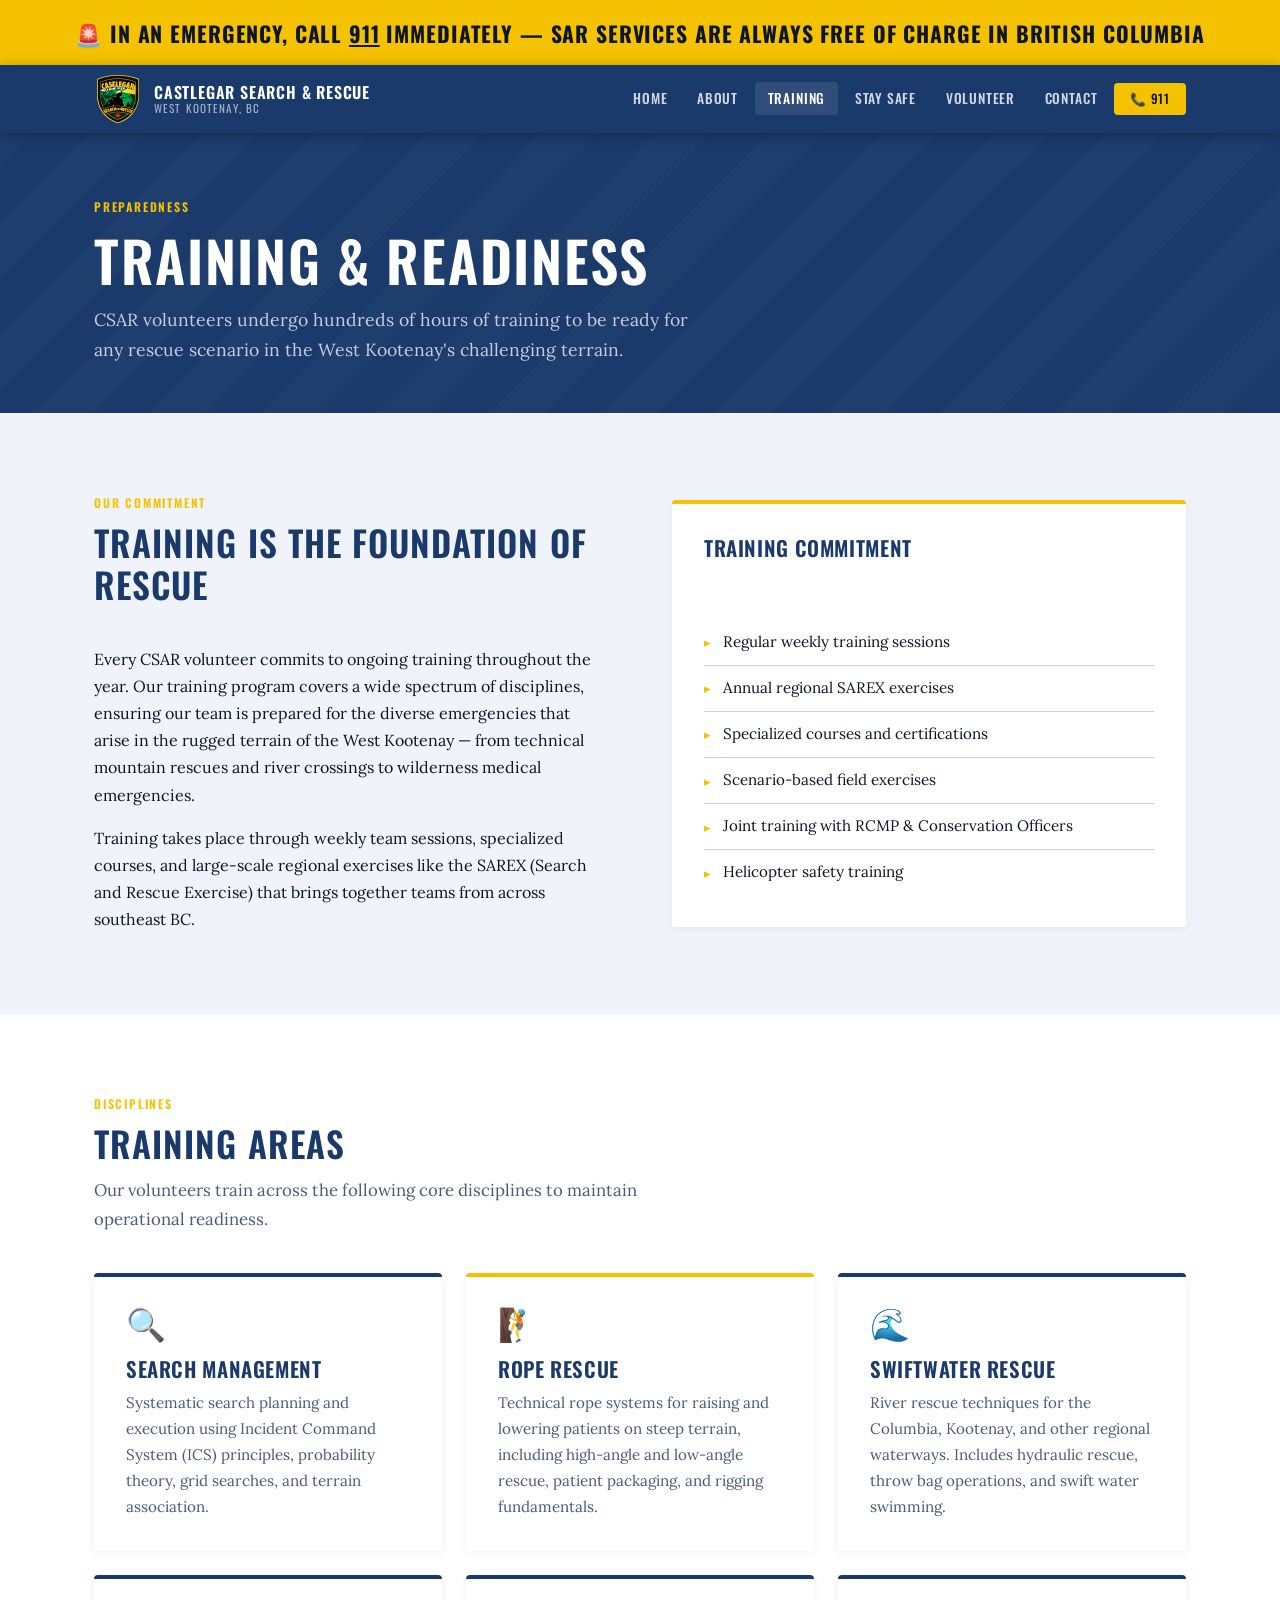
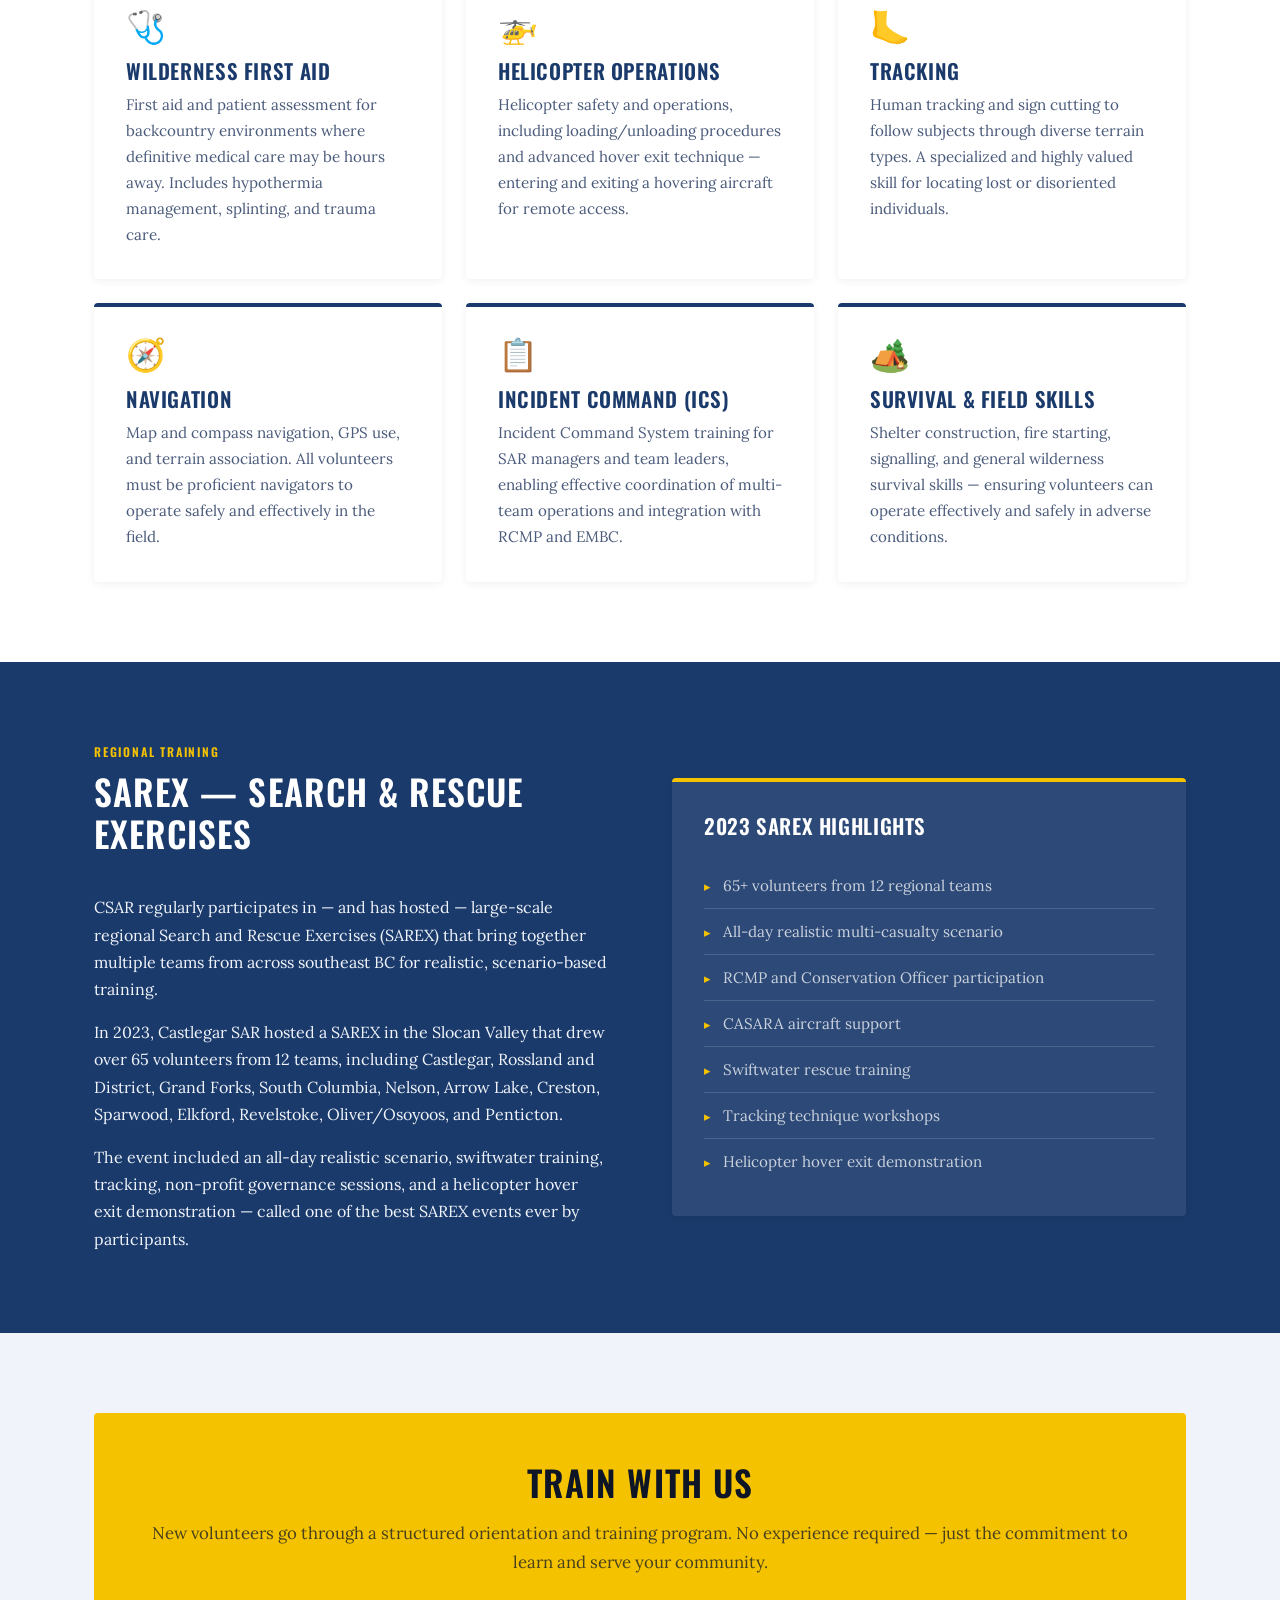
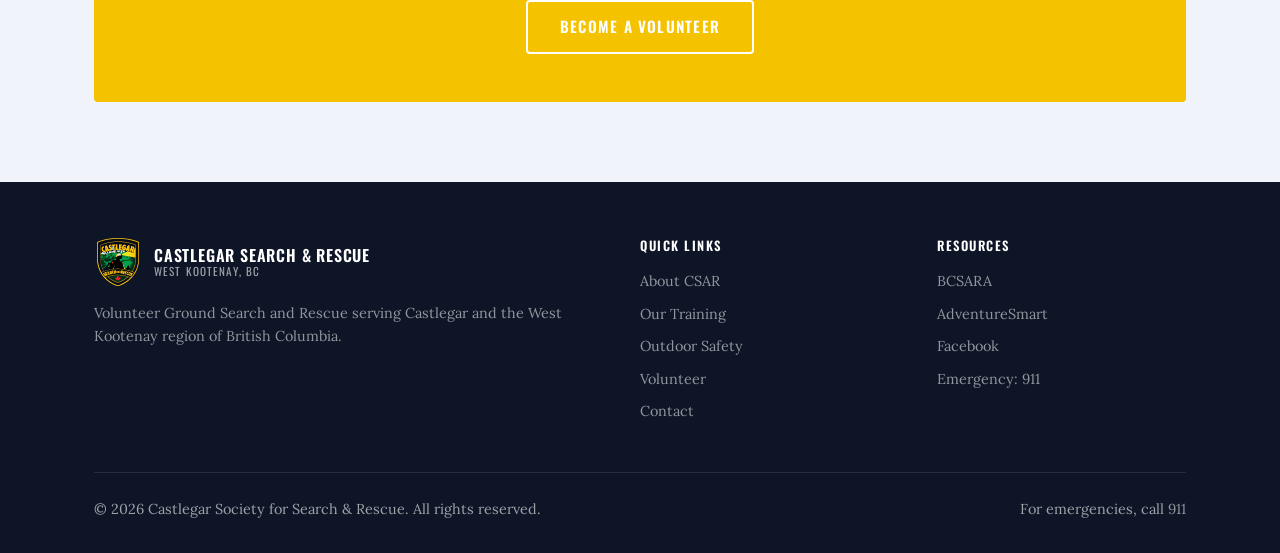
<file: www/pages/training.html>
<!DOCTYPE html>
<html lang="en">
<head>
  <meta charset="UTF-8" />
  <meta name="viewport" content="width=device-width, initial-scale=1.0" />
  <link rel="icon" type="image/svg+xml" href="../favicon.svg">
  <title>Training | Castlegar Search and Rescue</title>
  <meta name="description" content="Learn about the rigorous training that Castlegar SAR volunteers undertake — from wilderness first aid and rope rescue to swiftwater and helicopter operations." />
  <link rel="canonical" href="https://castlegarsar.ca/pages/training.html" />
  <meta property="og:type" content="website" />
  <meta property="og:site_name" content="Castlegar Search and Rescue" />
  <meta property="og:url" content="https://castlegarsar.ca/pages/training.html" />
  <meta property="og:title" content="Training | Castlegar Search and Rescue" />
  <meta property="og:description" content="Learn about the rigorous training that Castlegar SAR volunteers undertake — from wilderness first aid and rope rescue to swiftwater and helicopter operations." />
  <link rel="stylesheet" href="../css/style.css" />
  <style>
    .fade-in { opacity: 0; transform: translateY(16px); transition: opacity 0.5s ease, transform 0.5s ease; }
    .fade-in.visible { opacity: 1; transform: none; }
  </style>
</head>
<body>

  <div class="emergency-banner">
    🚨 In an emergency, call <a href="tel:911">911</a> immediately — SAR services are always <strong>free of charge</strong> in British Columbia
  </div>

  <header class="site-header">
    <div class="container nav-inner">
      <a href="../index.html" class="nav-logo">
        <img src="../images/CSARLOGO.png" alt="Castlegar SAR Logo" class="nav-logo-icon">
        <div class="nav-logo-text">
          Castlegar Search &amp; Rescue
          <span>West Kootenay, BC</span>
        </div>
      </a>
      <button class="nav-toggle" aria-label="Toggle navigation" aria-expanded="false">
        <span></span><span></span><span></span>
      </button>
      <ul class="nav-links">
        <li><a href="../index.html">Home</a></li>
        <li><a href="about.html">About</a></li>
        <li><a href="training.html" class="active">Training</a></li>
        <li><a href="safety.html">Stay Safe</a></li>
        <li><a href="volunteer.html">Volunteer</a></li>
        <li><a href="contact.html">Contact</a></li>
        <li><a href="tel:911" class="btn--emergency">📞 911</a></li>
      </ul>
    </div>
  </header>

  <main>

    <div class="page-hero">
      <div class="container">
        <span class="eyebrow">Preparedness</span>
        <h1>Training &amp; Readiness</h1>
        <p>CSAR volunteers undergo hundreds of hours of training to be ready for any rescue scenario in the West Kootenay's challenging terrain.</p>
      </div>
    </div>

    <!-- Intro -->
    <section class="section">
      <div class="container">
        <div class="two-col">
          <div>
            <div class="section-header">
              <span class="eyebrow">Our Commitment</span>
              <h2>Training is the Foundation of Rescue</h2>
            </div>
            <p>
              Every CSAR volunteer commits to ongoing training throughout the year. Our training program covers a wide spectrum of disciplines, ensuring our team is prepared for the diverse emergencies that arise in the rugged terrain of the West Kootenay — from technical mountain rescues and river crossings to wilderness medical emergencies.
            </p>
            <p>
              Training takes place through weekly team sessions, specialized courses, and large-scale regional exercises like the SAREX (Search and Rescue Exercise) that brings together teams from across southeast BC.
            </p>
          </div>
          <div>
            <div class="card card--accent">
              <h3 style="color:var(--color-primary);">Training Commitment</h3>
              <br>
              <ul class="info-list">
                <li>Regular weekly training sessions</li>
                <li>Annual regional SAREX exercises</li>
                <li>Specialized courses and certifications</li>
                <li>Scenario-based field exercises</li>
                <li>Joint training with RCMP &amp; Conservation Officers</li>
                <li>Helicopter safety training</li>
              </ul>
            </div>
          </div>
        </div>
      </div>
    </section>

    <!-- Training Areas -->
    <section class="section section--alt">
      <div class="container">
        <div class="section-header">
          <span class="eyebrow">Disciplines</span>
          <h2>Training Areas</h2>
          <p>Our volunteers train across the following core disciplines to maintain operational readiness.</p>
        </div>
        <div class="cards-grid">
          <div class="card">
            <div class="card-icon">🔍</div>
            <h3>Search Management</h3>
            <p>Systematic search planning and execution using Incident Command System (ICS) principles, probability theory, grid searches, and terrain association.</p>
          </div>
          <div class="card card--accent">
            <div class="card-icon">🧗</div>
            <h3>Rope Rescue</h3>
            <p>Technical rope systems for raising and lowering patients on steep terrain, including high-angle and low-angle rescue, patient packaging, and rigging fundamentals.</p>
          </div>
          <div class="card">
            <div class="card-icon">🌊</div>
            <h3>Swiftwater Rescue</h3>
            <p>River rescue techniques for the Columbia, Kootenay, and other regional waterways. Includes hydraulic rescue, throw bag operations, and swift water swimming.</p>
          </div>
          <div class="card">
            <div class="card-icon">🩺</div>
            <h3>Wilderness First Aid</h3>
            <p>First aid and patient assessment for backcountry environments where definitive medical care may be hours away. Includes hypothermia management, splinting, and trauma care.</p>
          </div>
          <div class="card">
            <div class="card-icon">🚁</div>
            <h3>Helicopter Operations</h3>
            <p>Helicopter safety and operations, including loading/unloading procedures and advanced hover exit technique — entering and exiting a hovering aircraft for remote access.</p>
          </div>
          <div class="card">
            <div class="card-icon">🦶</div>
            <h3>Tracking</h3>
            <p>Human tracking and sign cutting to follow subjects through diverse terrain types. A specialized and highly valued skill for locating lost or disoriented individuals.</p>
          </div>
          <div class="card">
            <div class="card-icon">🧭</div>
            <h3>Navigation</h3>
            <p>Map and compass navigation, GPS use, and terrain association. All volunteers must be proficient navigators to operate safely and effectively in the field.</p>
          </div>
          <div class="card">
            <div class="card-icon">📋</div>
            <h3>Incident Command (ICS)</h3>
            <p>Incident Command System training for SAR managers and team leaders, enabling effective coordination of multi-team operations and integration with RCMP and EMBC.</p>
          </div>
          <div class="card">
            <div class="card-icon">🏕️</div>
            <h3>Survival &amp; Field Skills</h3>
            <p>Shelter construction, fire starting, signalling, and general wilderness survival skills — ensuring volunteers can operate effectively and safely in adverse conditions.</p>
          </div>
        </div>
      </div>
    </section>

    <!-- SAREX Highlight -->
    <section class="section section--dark">
      <div class="container">
        <div class="two-col">
          <div>
            <div class="section-header">
              <span class="eyebrow">Regional Training</span>
              <h2>SAREX — Search &amp; Rescue Exercises</h2>
            </div>
            <p>
              CSAR regularly participates in — and has hosted — large-scale regional Search and Rescue Exercises (SAREX) that bring together multiple teams from across southeast BC for realistic, scenario-based training.
            </p>
            <p>
              In 2023, Castlegar SAR hosted a SAREX in the Slocan Valley that drew over 65 volunteers from 12 teams, including Castlegar, Rossland and District, Grand Forks, South Columbia, Nelson, Arrow Lake, Creston, Sparwood, Elkford, Revelstoke, Oliver/Osoyoos, and Penticton.
            </p>
            <p>
              The event included an all-day realistic scenario, swiftwater training, tracking, non-profit governance sessions, and a helicopter hover exit demonstration — called one of the best SAREX events ever by participants.
            </p>
          </div>
          <div>
            <div class="card" style="background:rgba(255,255,255,0.08);border-color:var(--color-accent);">
              <h3 style="color:#fff;margin-bottom:1.25rem;">2023 SAREX Highlights</h3>
              <ul class="info-list" style="color:rgba(255,255,255,0.75);">
                <li style="border-color:rgba(255,255,255,0.15)">65+ volunteers from 12 regional teams</li>
                <li style="border-color:rgba(255,255,255,0.15)">All-day realistic multi-casualty scenario</li>
                <li style="border-color:rgba(255,255,255,0.15)">RCMP and Conservation Officer participation</li>
                <li style="border-color:rgba(255,255,255,0.15)">CASARA aircraft support</li>
                <li style="border-color:rgba(255,255,255,0.15)">Swiftwater rescue training</li>
                <li style="border-color:rgba(255,255,255,0.15)">Tracking technique workshops</li>
                <li style="border-color:rgba(255,255,255,0.15)">Helicopter hover exit demonstration</li>
              </ul>
            </div>
          </div>
        </div>
      </div>
    </section>

    <!-- CTA -->
    <section class="section">
      <div class="container">
        <div class="cta-block">
          <h2>Train With Us</h2>
          <p>New volunteers go through a structured orientation and training program. No experience required — just the commitment to learn and serve your community.</p>
          <a href="volunteer.html" class="btn btn--outline">Become a Volunteer</a>
        </div>
      </div>
    </section>

  </main>

  <footer class="site-footer">
    <div class="container">
      <div class="footer-grid">
        <div class="footer-brand">
          <a href="../index.html" class="nav-logo" style="margin-bottom:1rem;">
            <img src="../images/CSARLOGO.png" alt="Castlegar SAR Logo" class="nav-logo-icon">
            <div class="nav-logo-text" style="color:#fff;">
              Castlegar Search &amp; Rescue
              <span>West Kootenay, BC</span>
            </div>
          </a>
          <p>Volunteer Ground Search and Rescue serving Castlegar and the West Kootenay region of British Columbia.</p>
        </div>
        <div class="footer-col">
          <h4>Quick Links</h4>
          <ul>
            <li><a href="about.html">About CSAR</a></li>
            <li><a href="training.html">Our Training</a></li>
            <li><a href="safety.html">Outdoor Safety</a></li>
            <li><a href="volunteer.html">Volunteer</a></li>
            <li><a href="contact.html">Contact</a></li>
          </ul>
        </div>
        <div class="footer-col">
          <h4>Resources</h4>
          <ul>
            <li><a href="https://bcsara.com" target="_blank" rel="noopener">BCSARA</a></li>
            <li><a href="https://www.adventuresmart.ca" target="_blank" rel="noopener">AdventureSmart</a></li>
            <li><a href="https://www.facebook.com/CastlegarSAR" target="_blank" rel="noopener">Facebook</a></li>
            <li><a href="tel:911">Emergency: 911</a></li>
          </ul>
        </div>
      </div>
      <div class="footer-bottom">
        <span>© 2026 Castlegar Society for Search &amp; Rescue. All rights reserved.</span>
        <span>For emergencies, call <a href="tel:911">911</a></span>
      </div>
    </div>
  </footer>

  <script src="../js/main.js"></script>
</body>
</html>
</file>
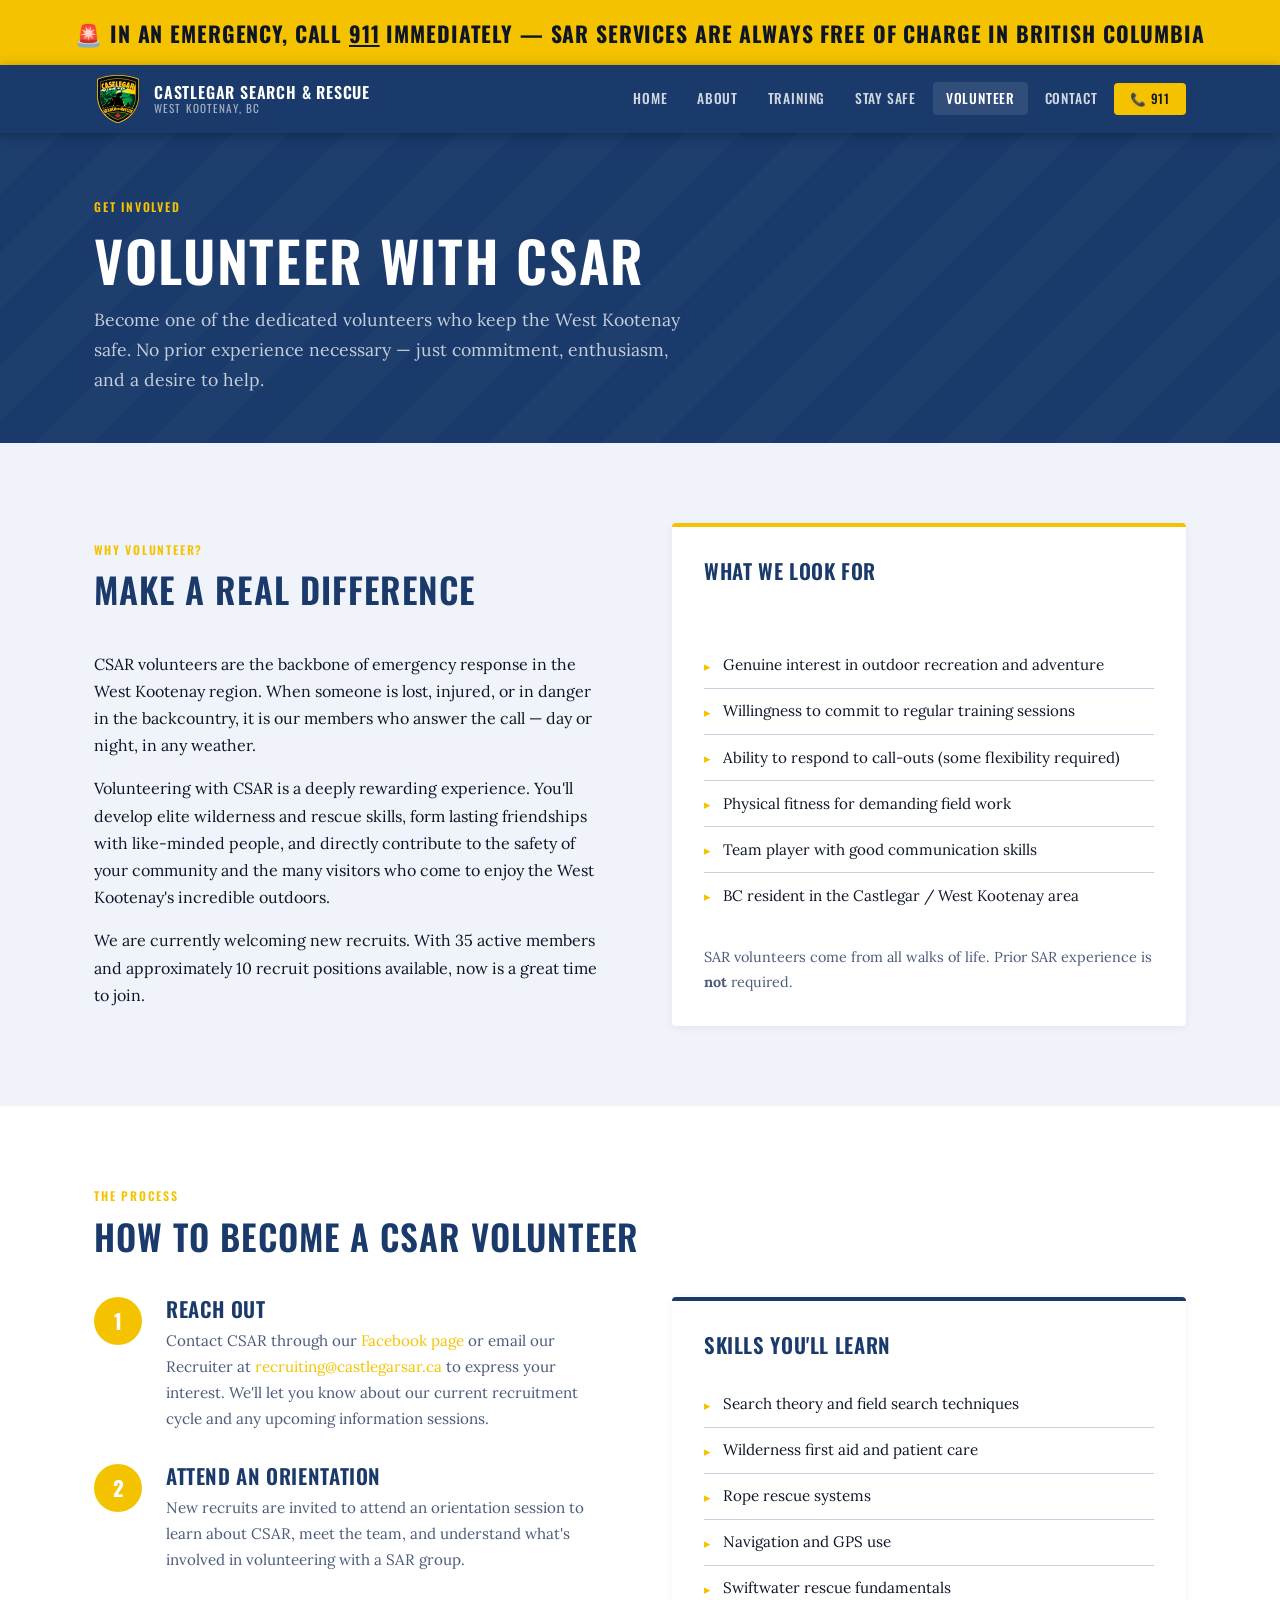
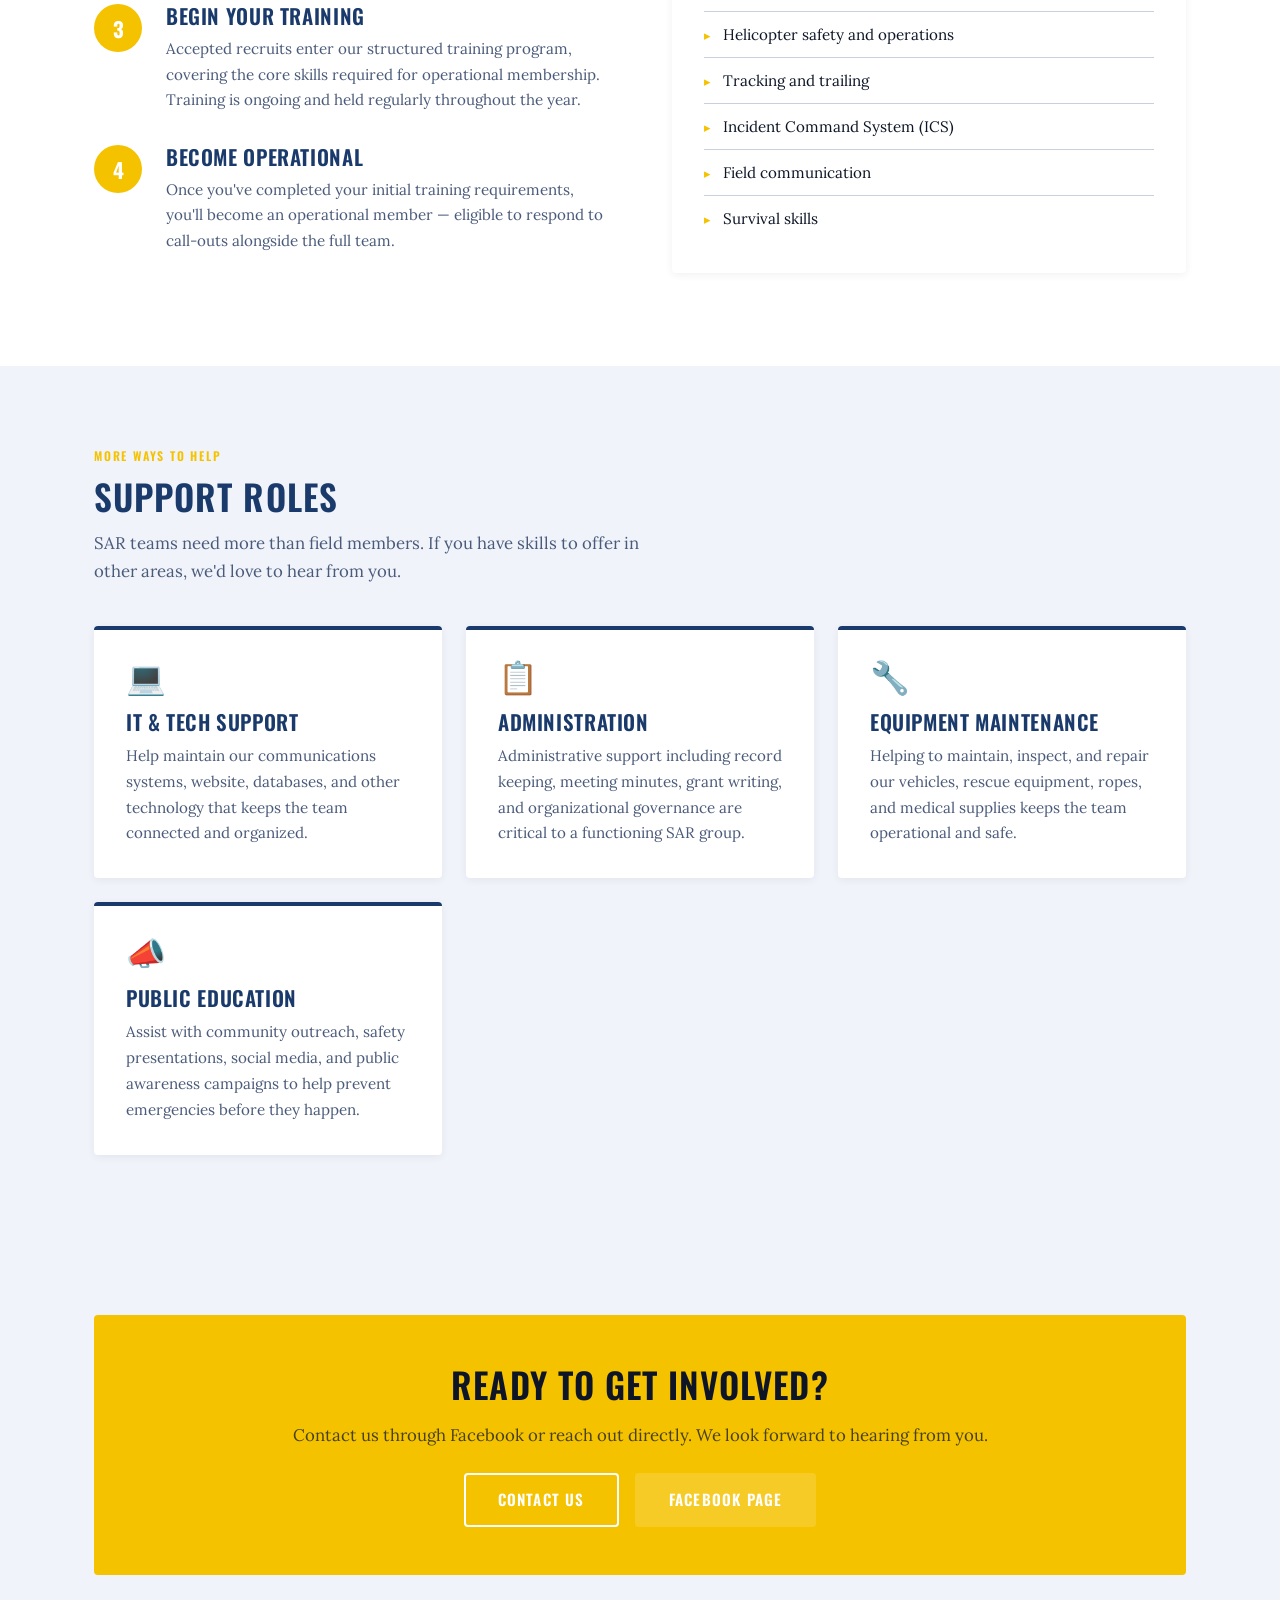
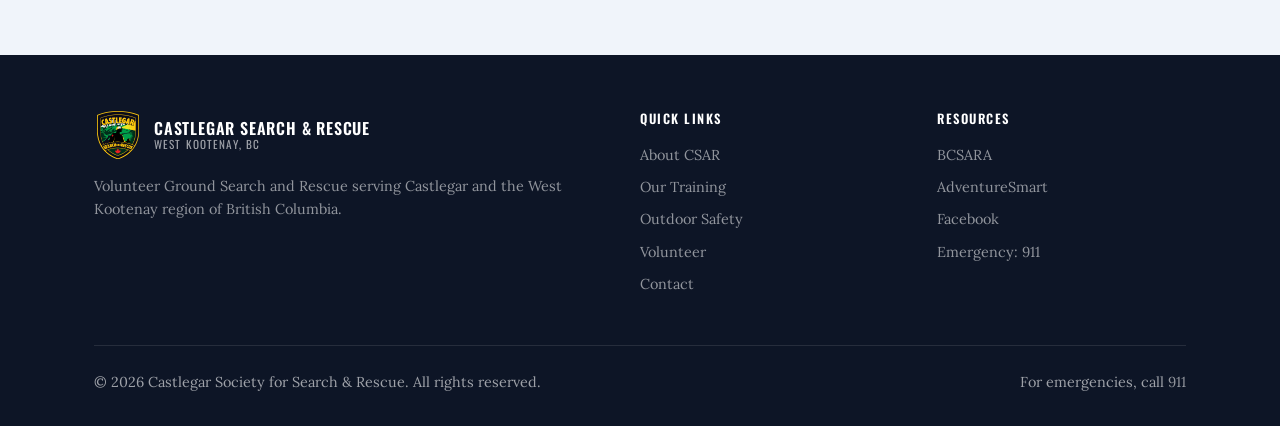
<file: www/pages/volunteer.html>
<!DOCTYPE html>
<html lang="en">
<head>
  <meta charset="UTF-8" />
  <meta name="viewport" content="width=device-width, initial-scale=1.0" />
  <link rel="icon" type="image/svg+xml" href="../favicon.svg">
  <title>Volunteer | Castlegar Search and Rescue</title>
  <meta name="description" content="Join Castlegar Search and Rescue. Learn what it takes to become a SAR volunteer in the West Kootenay region of BC." />
  <link rel="canonical" href="https://castlegarsar.ca/pages/volunteer.html" />
  <meta property="og:type" content="website" />
  <meta property="og:site_name" content="Castlegar Search and Rescue" />
  <meta property="og:url" content="https://castlegarsar.ca/pages/volunteer.html" />
  <meta property="og:title" content="Volunteer | Castlegar Search and Rescue" />
  <meta property="og:description" content="Join Castlegar Search and Rescue. Learn what it takes to become a SAR volunteer in the West Kootenay region of BC." />
  <link rel="stylesheet" href="../css/style.css" />
  <style>
    .fade-in { opacity: 0; transform: translateY(16px); transition: opacity 0.5s ease, transform 0.5s ease; }
    .fade-in.visible { opacity: 1; transform: none; }
  </style>
</head>
<body>

  <div class="emergency-banner">
    🚨 In an emergency, call <a href="tel:911">911</a> immediately — SAR services are always <strong>free of charge</strong> in British Columbia
  </div>

  <header class="site-header">
    <div class="container nav-inner">
      <a href="../index.html" class="nav-logo">
        <img src="../images/CSARLOGO.png" alt="Castlegar SAR Logo" class="nav-logo-icon">
        <div class="nav-logo-text">
          Castlegar Search &amp; Rescue
          <span>West Kootenay, BC</span>
        </div>
      </a>
      <button class="nav-toggle" aria-label="Toggle navigation" aria-expanded="false">
        <span></span><span></span><span></span>
      </button>
      <ul class="nav-links">
        <li><a href="../index.html">Home</a></li>
        <li><a href="about.html">About</a></li>
        <li><a href="training.html">Training</a></li>
        <li><a href="safety.html">Stay Safe</a></li>
        <li><a href="volunteer.html" class="active">Volunteer</a></li>
        <li><a href="contact.html">Contact</a></li>
        <li><a href="tel:911" class="btn--emergency">📞 911</a></li>
      </ul>
    </div>
  </header>

  <main>

    <div class="page-hero">
      <div class="container">
        <span class="eyebrow">Get Involved</span>
        <h1>Volunteer With CSAR</h1>
        <p>Become one of the dedicated volunteers who keep the West Kootenay safe. No prior experience necessary — just commitment, enthusiasm, and a desire to help.</p>
      </div>
    </div>

    <!-- Intro -->
    <section class="section">
      <div class="container">
        <div class="two-col">
          <div>
            <div class="section-header">
              <span class="eyebrow">Why Volunteer?</span>
              <h2>Make a Real Difference</h2>
            </div>
            <p>
              CSAR volunteers are the backbone of emergency response in the West Kootenay region. When someone is lost, injured, or in danger in the backcountry, it is our members who answer the call — day or night, in any weather.
            </p>
            <p>
              Volunteering with CSAR is a deeply rewarding experience. You'll develop elite wilderness and rescue skills, form lasting friendships with like-minded people, and directly contribute to the safety of your community and the many visitors who come to enjoy the West Kootenay's incredible outdoors.
            </p>
            <p>
              We are currently welcoming new recruits. With 35 active members and approximately 10 recruit positions available, now is a great time to join.
            </p>
          </div>
          <div>
            <div class="card card--accent">
              <h3 style="color:var(--color-primary);">What We Look For</h3>
              <br>
              <ul class="info-list">
                <li>Genuine interest in outdoor recreation and adventure</li>
                <li>Willingness to commit to regular training sessions</li>
                <li>Ability to respond to call-outs (some flexibility required)</li>
                <li>Physical fitness for demanding field work</li>
                <li>Team player with good communication skills</li>
                <li>BC resident in the Castlegar / West Kootenay area</li>
              </ul>
              <br>
              <p style="font-size:0.9rem;color:var(--color-mid);">
                SAR volunteers come from all walks of life. Prior SAR experience is <strong>not</strong> required.
              </p>
            </div>
          </div>
        </div>
      </div>
    </section>

    <!-- How to Join -->
    <section class="section section--alt">
      <div class="container">
        <div class="section-header">
          <span class="eyebrow">The Process</span>
          <h2>How to Become a CSAR Volunteer</h2>
        </div>
        <div class="two-col two-col--start">
          <div>
            <div class="step">
              <div class="step-num">1</div>
              <div class="step-content">
                <h3>Reach Out</h3>
                <p>Contact CSAR through our <a href="https://www.facebook.com/CastlegarSAR" target="_blank" rel="noopener" style="color:var(--color-accent);">Facebook page</a> or email our Recruiter at <a href="mailto:recruiting@castlegarsar.ca" style="color:var(--color-accent);">recruiting@castlegarsar.ca</a> to express your interest. We'll let you know about our current recruitment cycle and any upcoming information sessions.</p>
              </div>
            </div>
            <div class="step">
              <div class="step-num">2</div>
              <div class="step-content">
                <h3>Attend an Orientation</h3>
                <p>New recruits are invited to attend an orientation session to learn about CSAR, meet the team, and understand what's involved in volunteering with a SAR group.</p>
              </div>
            </div>
            <div class="step">
              <div class="step-num">3</div>
              <div class="step-content">
                <h3>Begin Your Training</h3>
                <p>Accepted recruits enter our structured training program, covering the core skills required for operational membership. Training is ongoing and held regularly throughout the year.</p>
              </div>
            </div>
            <div class="step">
              <div class="step-num">4</div>
              <div class="step-content">
                <h3>Become Operational</h3>
                <p>Once you've completed your initial training requirements, you'll become an operational member — eligible to respond to call-outs alongside the full team.</p>
              </div>
            </div>
          </div>
          <div>
            <div class="card">
              <h3 style="color:var(--color-primary);margin-bottom:1.5rem;">Skills You'll Learn</h3>
              <ul class="info-list">
                <li>Search theory and field search techniques</li>
                <li>Wilderness first aid and patient care</li>
                <li>Rope rescue systems</li>
                <li>Navigation and GPS use</li>
                <li>Swiftwater rescue fundamentals</li>
                <li>Helicopter safety and operations</li>
                <li>Tracking and trailing</li>
                <li>Incident Command System (ICS)</li>
                <li>Field communication</li>
                <li>Survival skills</li>
              </ul>
            </div>
          </div>
        </div>
      </div>
    </section>

    <!-- Non-field roles -->
    <section class="section">
      <div class="container">
        <div class="section-header">
          <span class="eyebrow">More Ways to Help</span>
          <h2>Support Roles</h2>
          <p>SAR teams need more than field members. If you have skills to offer in other areas, we'd love to hear from you.</p>
        </div>
        <div class="cards-grid">
          <div class="card">
            <div class="card-icon">💻</div>
            <h3>IT &amp; Tech Support</h3>
            <p>Help maintain our communications systems, website, databases, and other technology that keeps the team connected and organized.</p>
          </div>
          <div class="card">
            <div class="card-icon">📋</div>
            <h3>Administration</h3>
            <p>Administrative support including record keeping, meeting minutes, grant writing, and organizational governance are critical to a functioning SAR group.</p>
          </div>
          <div class="card">
            <div class="card-icon">🔧</div>
            <h3>Equipment Maintenance</h3>
            <p>Helping to maintain, inspect, and repair our vehicles, rescue equipment, ropes, and medical supplies keeps the team operational and safe.</p>
          </div>
          <div class="card">
            <div class="card-icon">📣</div>
            <h3>Public Education</h3>
            <p>Assist with community outreach, safety presentations, social media, and public awareness campaigns to help prevent emergencies before they happen.</p>
          </div>
        </div>
      </div>
    </section>

    <!-- CTA -->
    <section class="section">
      <div class="container">
        <div class="cta-block">
          <h2>Ready to Get Involved?</h2>
          <p>Contact us through Facebook or reach out directly. We look forward to hearing from you.</p>
          <div class="cta-block-actions">
            <a href="contact.html" class="btn btn--outline">Contact Us</a>
            <a href="https://www.facebook.com/CastlegarSAR" target="_blank" rel="noopener" class="btn btn--ghost">Facebook Page</a>
          </div>
        </div>
      </div>
    </section>

  </main>

  <footer class="site-footer">
    <div class="container">
      <div class="footer-grid">
        <div class="footer-brand">
          <a href="../index.html" class="nav-logo" style="margin-bottom:1rem;">
            <img src="../images/CSARLOGO.png" alt="Castlegar SAR Logo" class="nav-logo-icon">
            <div class="nav-logo-text" style="color:#fff;">
              Castlegar Search &amp; Rescue
              <span>West Kootenay, BC</span>
            </div>
          </a>
          <p>Volunteer Ground Search and Rescue serving Castlegar and the West Kootenay region of British Columbia.</p>
        </div>
        <div class="footer-col">
          <h4>Quick Links</h4>
          <ul>
            <li><a href="about.html">About CSAR</a></li>
            <li><a href="training.html">Our Training</a></li>
            <li><a href="safety.html">Outdoor Safety</a></li>
            <li><a href="volunteer.html">Volunteer</a></li>
            <li><a href="contact.html">Contact</a></li>
          </ul>
        </div>
        <div class="footer-col">
          <h4>Resources</h4>
          <ul>
            <li><a href="https://bcsara.com" target="_blank" rel="noopener">BCSARA</a></li>
            <li><a href="https://www.adventuresmart.ca" target="_blank" rel="noopener">AdventureSmart</a></li>
            <li><a href="https://www.facebook.com/CastlegarSAR" target="_blank" rel="noopener">Facebook</a></li>
            <li><a href="tel:911">Emergency: 911</a></li>
          </ul>
        </div>
      </div>
      <div class="footer-bottom">
        <span>© 2026 Castlegar Society for Search &amp; Rescue. All rights reserved.</span>
        <span>For emergencies, call <a href="tel:911">911</a></span>
      </div>
    </div>
  </footer>

  <script src="../js/main.js"></script>
</body>
</html>
</file>
<file: www/css/style.css>
/* ============================================
   Castlegar Search and Rescue — Global Styles
   ============================================ */

@import url('https://fonts.googleapis.com/css2?family=Oswald:wght@400;500;600;700&family=Lora:ital,wght@0,400;0,500;0,600;1,400&display=swap');

/* ── CSS Variables ─────────────────────────── */
:root {
  --color-primary:  #1A3A6B;
  --color-accent:   #F5C200;
  --color-light:    #F0F4FA;
  --color-dark:     #0D1526;
  --color-mid:      #4A5A7A;
  --color-white:    #FFFFFF;
  --color-border:   #C8D0E0;

  --font-heading: 'Oswald', sans-serif;
  --font-body:    'Lora', serif;

  --max-width: 1140px;
  --radius: 4px;
  --transition: 0.25s ease;
}

/* ── Reset ─────────────────────────────────── */
*, *::before, *::after { box-sizing: border-box; margin: 0; padding: 0; }
html { scroll-behavior: smooth; font-size: 16px; }
body {
  font-family: var(--font-body);
  color: var(--color-dark);
  background: var(--color-light);
  line-height: 1.7;
}
img { display: block; max-width: 100%; }
a { color: inherit; text-decoration: none; }
ul { list-style: none; }

/* ── Typography ────────────────────────────── */
h1, h2, h3, h4, h5 {
  font-family: var(--font-heading);
  font-weight: 600;
  line-height: 1.2;
  letter-spacing: 0.03em;
  text-transform: uppercase;
}
h1 { font-size: clamp(2rem, 5vw, 3.5rem); }
h2 { font-size: clamp(1.5rem, 3vw, 2.2rem); }
h3 { font-size: 1.3rem; }
p  { margin-bottom: 1rem; }
p:last-child { margin-bottom: 0; }

/* ── Layout Helpers ────────────────────────── */
.container {
  max-width: var(--max-width);
  margin: 0 auto;
  padding: 0 1.5rem;
}
.section {
  padding: 5rem 0;
}
.section--alt {
  background: var(--color-white);
}
.section--dark {
  background: var(--color-primary);
  color: var(--color-light);
}

/* ── Buttons ───────────────────────────────── */
.btn {
  display: inline-block;
  padding: 0.75rem 2rem;
  font-family: var(--font-heading);
  font-size: 0.95rem;
  font-weight: 600;
  letter-spacing: 0.08em;
  text-transform: uppercase;
  border-radius: var(--radius);
  cursor: pointer;
  transition: var(--transition);
  border: 2px solid transparent;
}
.btn--primary {
  background: var(--color-accent);
  color: var(--color-dark);
  border-color: var(--color-accent);
}
.btn--primary:hover {
  background: transparent;
  color: var(--color-accent);
}
.btn--outline {
  background: transparent;
  color: var(--color-white);
  border-color: var(--color-white);
}
.btn--outline:hover {
  background: var(--color-white);
  color: var(--color-primary);
}
.btn--dark {
  background: var(--color-primary);
  color: var(--color-white);
  border-color: var(--color-primary);
}
.btn--dark:hover {
  background: transparent;
  color: var(--color-primary);
}
.btn--ghost {
  background: rgba(255,255,255,0.15);
  color: #fff;
  border-color: transparent;
}
.btn--ghost:hover {
  background: rgba(255,255,255,0.25);
}

/* ── Navigation ────────────────────────────── */
.site-header {
  position: sticky;
  top: 0;
  z-index: 100;
  background: var(--color-primary);
  box-shadow: 0 2px 12px rgba(0,0,0,0.3);
}
.nav-inner {
  display: flex;
  align-items: center;
  justify-content: space-between;
  height: 68px;
}
.nav-logo {
  display: flex;
  align-items: center;
  gap: 0.75rem;
  color: var(--color-white);
}
.nav-logo-icon {
  width: 48px;
  height: 48px;
  object-fit: contain;
  flex-shrink: 0;
}
.nav-logo-text {
  font-family: var(--font-heading);
  font-weight: 600;
  font-size: 1rem;
  letter-spacing: 0.05em;
  text-transform: uppercase;
  line-height: 1.2;
  min-width: 0;
}
.nav-logo-text span {
  display: block;
  font-size: 0.7rem;
  font-weight: 400;
  color: rgba(255,255,255,0.6);
  letter-spacing: 0.1em;
}
.nav-links {
  display: flex;
  gap: 0.25rem;
  align-items: center;
}
.nav-links a {
  font-family: var(--font-heading);
  font-size: 0.85rem;
  font-weight: 500;
  letter-spacing: 0.06em;
  text-transform: uppercase;
  color: rgba(255,255,255,0.8);
  padding: 0.4rem 0.8rem;
  border-radius: var(--radius);
  transition: var(--transition);
}
.nav-links a:hover,
.nav-links a.active {
  color: var(--color-white);
  background: rgba(255,255,255,0.1);
}
.nav-links .btn--emergency {
  background: var(--color-accent);
  color: var(--color-dark);
  padding: 0.4rem 1rem;
  border-radius: var(--radius);
  font-size: 0.8rem;
}
.nav-links .btn--emergency:hover {
  background: #e6b600;
}
.nav-toggle {
  display: none;
  flex-direction: column;
  justify-content: center;
  gap: 5px;
  cursor: pointer;
  padding: 0.5rem;
  background: none;
  border: none;
  min-width: 44px;
  min-height: 44px;
}
.nav-toggle span {
  display: block;
  width: 24px;
  height: 2px;
  background: var(--color-white);
  border-radius: 2px;
  transition: var(--transition);
}
.nav-toggle[aria-expanded="true"] span:nth-child(1) {
  transform: rotate(45deg) translate(5px, 5px);
}
.nav-toggle[aria-expanded="true"] span:nth-child(2) {
  opacity: 0;
}
.nav-toggle[aria-expanded="true"] span:nth-child(3) {
  transform: rotate(-45deg) translate(5px, -5px);
}

/* ── Emergency Banner ──────────────────────── */
.emergency-banner {
  background: #F5C200;
  color: var(--color-dark);
  text-align: center;
  padding: 1.1rem 1rem;
  font-family: var(--font-heading);
  font-size: 1.35rem;
  font-weight: 700;
  letter-spacing: 0.04em;
  text-transform: uppercase;
  line-height: 1.4;
}
.emergency-banner a {
  color: var(--color-dark);
  text-decoration: underline;
  white-space: nowrap;
}

/* ── Hero ───────────────────────────────────── */
.hero {
  background: var(--color-primary);
  color: var(--color-white);
  padding: 6rem 0 5rem;
  position: relative;
  overflow: hidden;
}
.hero::before {
  content: '';
  position: absolute;
  inset: 0;
  background: 
    repeating-linear-gradient(
      -45deg,
      transparent,
      transparent 40px,
      rgba(255,255,255,0.02) 40px,
      rgba(255,255,255,0.02) 80px
    );
}
.hero-inner {
  position: relative;
  z-index: 1;
  max-width: 780px;
}
.hero-badge {
  display: inline-block;
  background: var(--color-accent);
  color: var(--color-dark);
  font-family: var(--font-heading);
  font-size: 0.75rem;
  font-weight: 600;
  letter-spacing: 0.15em;
  text-transform: uppercase;
  padding: 0.3rem 0.9rem;
  border-radius: 2px;
  margin-bottom: 1.5rem;
}
.hero h1 {
  margin-bottom: 1.25rem;
  color: var(--color-white);
}
.hero h1 span { color: var(--color-accent); }
.hero-lead {
  font-size: 1.15rem;
  color: rgba(255,255,255,0.8);
  margin-bottom: 2rem;
  max-width: 600px;
}
.hero-actions { display: flex; gap: 1rem; flex-wrap: wrap; }

/* ── Hero Container & Donations Block ────────── */
.hero-container {
  display: flex;
  align-items: center;
  gap: 3rem;
  position: relative;
  z-index: 1;
}
.donations-block {
  flex-shrink: 0;
  width: 300px;
  background: var(--color-accent);
  border-radius: var(--radius);
  padding: 2rem;
  color: var(--color-dark);
  position: relative;
  z-index: 1;
}
.donations-block h3 {
  font-family: var(--font-heading);
  font-size: 1.4rem;
  font-weight: 700;
  letter-spacing: 0.05em;
  text-transform: uppercase;
  color: var(--color-dark);
  margin-bottom: 1rem;
}
.donations-block p {
  font-size: 0.95rem;
  line-height: 1.7;
  margin-bottom: 1rem;
}
.donate-label {
  font-family: var(--font-heading);
  font-size: 0.75rem;
  font-weight: 600;
  letter-spacing: 0.1em;
  text-transform: uppercase;
  margin-bottom: 0.4rem;
  color: var(--color-dark);
}
.donate-email {
  font-family: var(--font-heading);
  font-size: 1rem;
  font-weight: 600;
  color: var(--color-dark);
  text-decoration: underline;
  word-break: break-word;
}

/* ── Stats Bar ──────────────────────────────── */
.stats-bar {
  background: var(--color-dark);
  padding: 2.5rem 0;
}
.stats-grid {
  display: grid;
  grid-template-columns: repeat(auto-fit, minmax(160px, 1fr));
  gap: 2rem;
  text-align: center;
}
.stat-number {
  font-family: var(--font-heading);
  font-size: 2.5rem;
  font-weight: 700;
  color: var(--color-accent);
  line-height: 1;
}
.stat-label {
  font-family: var(--font-heading);
  font-size: 0.75rem;
  font-weight: 500;
  letter-spacing: 0.1em;
  text-transform: uppercase;
  color: rgba(255,255,255,0.6);
  margin-top: 0.4rem;
}

/* ── Cards ──────────────────────────────────── */
.cards-grid {
  display: grid;
  grid-template-columns: repeat(auto-fit, minmax(260px, 1fr));
  gap: 1.5rem;
  margin-top: 2.5rem;
}
.card {
  background: var(--color-white);
  border-radius: var(--radius);
  padding: 2rem;
  border-top: 4px solid var(--color-primary);
  transition: var(--transition);
  box-shadow: 0 2px 8px rgba(0,0,0,0.06);
}
.card:hover {
  transform: translateY(-3px);
  box-shadow: 0 8px 24px rgba(0,0,0,0.1);
}
.card--accent { border-top-color: var(--color-accent); }
.card-icon {
  font-size: 2rem;
  margin-bottom: 1rem;
  line-height: 1;
}
.card h3 { margin-bottom: 0.5rem; color: var(--color-primary); }
.card p { font-size: 0.95rem; color: var(--color-mid); }

/* ── Section Headers ────────────────────────── */
.section-header {
  margin-bottom: 2.5rem;
}
.section-header--top {
  margin-top: 3rem;
}
.section-header .eyebrow {
  font-family: var(--font-heading);
  font-size: 0.75rem;
  font-weight: 600;
  letter-spacing: 0.15em;
  text-transform: uppercase;
  color: var(--color-accent);
  display: block;
  margin-bottom: 0.5rem;
}
.section-header h2 { color: var(--color-primary); }
.section--dark .section-header h2 { color: var(--color-white); }
.section-header p {
  font-size: 1.05rem;
  color: var(--color-mid);
  max-width: 580px;
  margin-top: 0.75rem;
}
.section--dark .section-header p { color: rgba(255,255,255,0.7); }

/* ── Two-column layout ───────────────────────── */
.two-col {
  display: grid;
  grid-template-columns: 1fr 1fr;
  gap: 4rem;
  align-items: center;
}
.two-col--reverse { direction: rtl; }
.two-col--reverse > * { direction: ltr; }
.two-col--start { align-items: start; }

/* ── Info List ──────────────────────────────── */
.info-list { margin-top: 1.5rem; }
.info-list li {
  padding: 0.6rem 0;
  border-bottom: 1px solid var(--color-border);
  display: flex;
  align-items: flex-start;
  gap: 0.75rem;
  font-size: 0.95rem;
}
.info-list li:last-child { border-bottom: none; }
.info-list li::before {
  content: '▸';
  color: var(--color-accent);
  font-size: 0.8rem;
  flex-shrink: 0;
  margin-top: 0.2rem;
}

/* ── Step Process (volunteer page) ──────────── */
.step {
  display: flex;
  gap: 1.5rem;
  margin-bottom: 2rem;
  align-items: flex-start;
}
.step-num {
  width: 48px;
  height: 48px;
  border-radius: 50%;
  background: var(--color-accent);
  color: #fff;
  font-family: var(--font-heading);
  font-size: 1.3rem;
  font-weight: 700;
  display: flex;
  align-items: center;
  justify-content: center;
  flex-shrink: 0;
}
.step-content h3 { color: var(--color-primary); margin-bottom: 0.4rem; }
.step-content p { color: var(--color-mid); font-size: 0.95rem; margin: 0; }

/* ── Call to Action Block ───────────────────── */
.cta-block {
  background: var(--color-accent);
  color: var(--color-dark);
  border-radius: var(--radius);
  padding: 3rem;
  text-align: center;
}
.cta-block h2 { color: var(--color-dark); margin-bottom: 1rem; }
.cta-block p { color: rgba(13,21,38,0.75); margin-bottom: 1.5rem; font-size: 1.05rem; }
.cta-block-actions {
  display: flex;
  gap: 1rem;
  justify-content: center;
  flex-wrap: wrap;
}

/* ── Training Table ─────────────────────────── */
.training-table {
  width: 100%;
  border-collapse: collapse;
  margin-top: 1.5rem;
  font-family: var(--font-body);
  font-size: 0.95rem;
}
.training-table th {
  background: var(--color-primary);
  color: #fff;
  font-family: var(--font-heading);
  font-weight: 600;
  letter-spacing: 0.05em;
  text-transform: uppercase;
  font-size: 0.8rem;
  padding: 0.75rem 1rem;
  text-align: left;
}
.training-table td {
  padding: 0.75rem 1rem;
  border-bottom: 1px solid var(--color-border);
}
.training-table tr:last-child td { border-bottom: none; }
.training-table tr:nth-child(even) td { background: rgba(0,0,0,0.03); }

/* ── Three T (safety page) ──────────────────── */
.three-t {
  background: var(--color-white);
  border-radius: var(--radius);
  padding: 2.5rem;
  box-shadow: 0 2px 8px rgba(0,0,0,0.07);
  border-left: 6px solid var(--color-accent);
}
.three-t h3 { color: var(--color-primary); font-size: 1.5rem; margin-bottom: 0.5rem; }
.three-t .t-number {
  font-family: var(--font-heading);
  font-size: 3rem;
  font-weight: 700;
  color: var(--color-accent);
  line-height: 1;
  margin-bottom: 0.75rem;
}
.three-t-grid {
  display: grid;
  grid-template-columns: 1fr;
  gap: 1.5rem;
  margin-top: 2rem;
}

/* ── Essentials Grid (safety page) ──────────── */
.essentials-grid {
  display: grid;
  grid-template-columns: repeat(auto-fill, minmax(180px, 1fr));
  gap: 1rem;
  margin-top: 1.5rem;
}
.essential-item {
  background: var(--color-white);
  border: 1px solid var(--color-border);
  border-radius: var(--radius);
  padding: 1rem 1.25rem;
  font-size: 0.9rem;
  display: flex;
  align-items: center;
  gap: 0.75rem;
}
.essential-item span { font-size: 1.4rem; }

/* ── Page Header (inner pages) ─────────────── */
.page-hero {
  background: var(--color-primary);
  color: var(--color-white);
  padding: 4rem 0 3rem;
  position: relative;
  overflow: hidden;
}
.page-hero::before {
  content: '';
  position: absolute;
  inset: 0;
  background: repeating-linear-gradient(-45deg, transparent, transparent 40px, rgba(255,255,255,0.02) 40px, rgba(255,255,255,0.02) 80px);
}
.page-hero .container { position: relative; z-index: 1; }
.page-hero .eyebrow {
  font-family: var(--font-heading);
  font-size: 0.75rem;
  font-weight: 600;
  letter-spacing: 0.15em;
  text-transform: uppercase;
  color: var(--color-accent);
  display: block;
  margin-bottom: 0.5rem;
}
.page-hero h1 { color: var(--color-white); }
.page-hero p { color: rgba(255,255,255,0.75); margin-top: 0.75rem; font-size: 1.1rem; max-width: 600px; }

/* Page hero with logo/image */
.page-hero-split {
  display: flex;
  align-items: center;
  justify-content: space-between;
  gap: 3rem;
}
.page-hero-logo {
  width: 220px;
  height: 220px;
  object-fit: contain;
  flex-shrink: 0;
}

/* ── Footer ─────────────────────────────────── */
.site-footer {
  background: var(--color-dark);
  color: rgba(255,255,255,0.6);
  padding: 3.5rem 0 2rem;
  font-size: 0.9rem;
}
.footer-grid {
  display: grid;
  grid-template-columns: 2fr 1fr 1fr;
  gap: 3rem;
  margin-bottom: 2.5rem;
}
.footer-brand .nav-logo { margin-bottom: 1rem; }
.footer-brand p { line-height: 1.6; color: rgba(255,255,255,0.55); }
.footer-col h4 {
  font-family: var(--font-heading);
  font-size: 0.8rem;
  font-weight: 600;
  letter-spacing: 0.12em;
  text-transform: uppercase;
  color: var(--color-white);
  margin-bottom: 1rem;
}
.footer-col ul li { margin-bottom: 0.5rem; }
.footer-col ul a {
  color: rgba(255,255,255,0.55);
  transition: var(--transition);
}
.footer-col ul a:hover { color: var(--color-accent); }
.footer-bottom {
  border-top: 1px solid rgba(255,255,255,0.1);
  padding-top: 1.5rem;
  display: flex;
  justify-content: space-between;
  align-items: center;
  flex-wrap: wrap;
  gap: 0.5rem;
}
.footer-bottom a { color: rgba(255,255,255,0.55); }
.footer-bottom a:hover { color: var(--color-accent); }

/* ── Responsive ──────────────────────────────── */
@media (max-width: 900px) {
  .two-col { grid-template-columns: 1fr; gap: 2.5rem; }
  .two-col--reverse { direction: ltr; }
  .footer-grid { grid-template-columns: 1fr 1fr; }
  .footer-brand { grid-column: span 2; }
  .hero-container { flex-direction: column; align-items: stretch; }
  .hero-inner { max-width: 100%; }
  .donations-block { width: 100%; max-width: 400px; margin: 0 auto; }
  .page-hero-split { flex-direction: column; text-align: center; }
  .page-hero-logo { width: 160px; height: 160px; margin: 0 auto; }
}

@media (max-width: 768px) {
  .nav-inner { height: auto; min-height: 68px; padding: 0.75rem 1.5rem; }
  .nav-logo { gap: 0.5rem; }
  .nav-logo-icon { width: 40px; height: 40px; }
  .nav-logo-text { font-size: 0.9rem; }
  .nav-logo-text span { font-size: 0.65rem; }
  .nav-links {
    display: none;
    position: absolute;
    top: 100%;
    left: 0;
    right: 0;
    background: #152a4f;
    padding: 1rem 1.5rem 1.5rem;
    flex-direction: column;
    align-items: stretch;
    box-shadow: 0 4px 12px rgba(0,0,0,0.3);
    max-height: calc(100vh - 68px);
    overflow-y: auto;
  }
  .nav-links.open { display: flex; }
  .nav-links li { width: 100%; }
  .nav-links a {
    padding: 0.75rem 1rem;
    border-radius: var(--radius);
    width: 100%;
  }
  .nav-links .btn--emergency {
    text-align: center;
    padding: 0.85rem 1rem;
    margin-top: 0.5rem;
  }
  .nav-toggle { display: flex; }
  .site-header { position: sticky; }
  .footer-grid { grid-template-columns: 1fr; }
  .footer-brand { grid-column: span 1; }
  .section { padding: 3.5rem 0; }
  .container { padding: 0 1.25rem; }
  .stats-grid { gap: 1.5rem; }
  .stat-number { font-size: 2rem; }
  .cards-grid { grid-template-columns: 1fr; }
}

@media (max-width: 600px) {
  .emergency-banner {
    font-size: 1rem;
    padding: 0.8rem 0.75rem;
    letter-spacing: 0.03em;
  }
  .emergency-banner strong { white-space: nowrap; }
  .nav-logo-text { display: none; }
  .nav-logo-text::after {
    content: 'CSAR';
    display: block;
    font-family: var(--font-heading);
    font-weight: 600;
    font-size: 1.1rem;
    letter-spacing: 0.08em;
    color: var(--color-white);
  }
  .hero { padding: 3rem 0; }
  .hero-badge { font-size: 0.7rem; padding: 0.25rem 0.75rem; margin-bottom: 1rem; }
  .hero-lead { font-size: 1rem; }
  .hero-actions { flex-direction: column; width: 100%; }
  .hero-actions .btn {
    width: 100%;
    text-align: center;
    padding: 0.85rem 1.5rem;
  }
  .donations-block { padding: 1.5rem; max-width: 100%; }
  .donations-block h3 { font-size: 1.2rem; }
  .donations-block p { font-size: 0.9rem; }
  .stats-bar { padding: 2rem 0; }
  .stats-grid { grid-template-columns: repeat(2, 1fr); gap: 1.5rem 1rem; }
  .stats-grid > div:nth-child(3),
  .stats-grid > div:nth-child(4) { grid-column: span 2; }
  .stat-number { font-size: 1.75rem; }
  .stat-label { font-size: 0.7rem; }
  .card { padding: 1.5rem; }
  .cta-block { padding: 2rem 1.25rem; }
  .section-header p { font-size: 0.95rem; }
  .info-list li { font-size: 0.9rem; }
  .footer { padding: 2.5rem 0 1.5rem; }
  .footer-bottom { flex-direction: column; align-items: flex-start; gap: 0.75rem; }
  .footer-bottom span { font-size: 0.85rem; }
  .page-hero { padding: 2.5rem 0 2rem; }
  .page-hero-split { gap: 1.5rem; }
  .page-hero-logo { width: 120px; height: 120px; }
  .page-hero h1 { font-size: 1.75rem; }
  .page-hero p { font-size: 0.95rem; }
  .step { gap: 1rem; margin-bottom: 1.5rem; }
  .step-num { width: 40px; height: 40px; font-size: 1.1rem; }
  .step-content h3 { font-size: 1.1rem; }
  .step-content p { font-size: 0.9rem; }
  .training-table {
    font-size: 0.85rem;
    display: block;
    overflow-x: auto;
    white-space: nowrap;
  }
  .training-table th,
  .training-table td { padding: 0.6rem 0.75rem; }
  .cta-block-actions { flex-direction: column; width: 100%; }
  .cta-block-actions .btn { width: 100%; text-align: center; }
  .three-t { padding: 1.5rem; }
  .three-t h3 { font-size: 1.2rem; }
  .three-t .t-number { font-size: 2rem; }
  .essentials-grid { grid-template-columns: repeat(2, 1fr); gap: 0.75rem; }
  .essential-item { padding: 0.85rem 1rem; font-size: 0.85rem; flex-direction: column; text-align: center; gap: 0.5rem; }
  .essential-item span { font-size: 1.2rem; }
}

@media (max-width: 400px) {
  html { font-size: 15px; }
  .nav-logo-icon { width: 36px; height: 36px; }
  .nav-logo-text::after { font-size: 1rem; }
  .hero h1 { font-size: 1.75rem; }
  .btn { padding: 0.7rem 1.5rem; font-size: 0.85rem; }
  .card { padding: 1.25rem; }
  .stat-number { font-size: 1.5rem; }
  .essentials-grid { grid-template-columns: 1fr; }
  .essential-item { flex-direction: row; text-align: left; }
  .page-hero-logo { width: 100px; height: 100px; }
}
</file>
